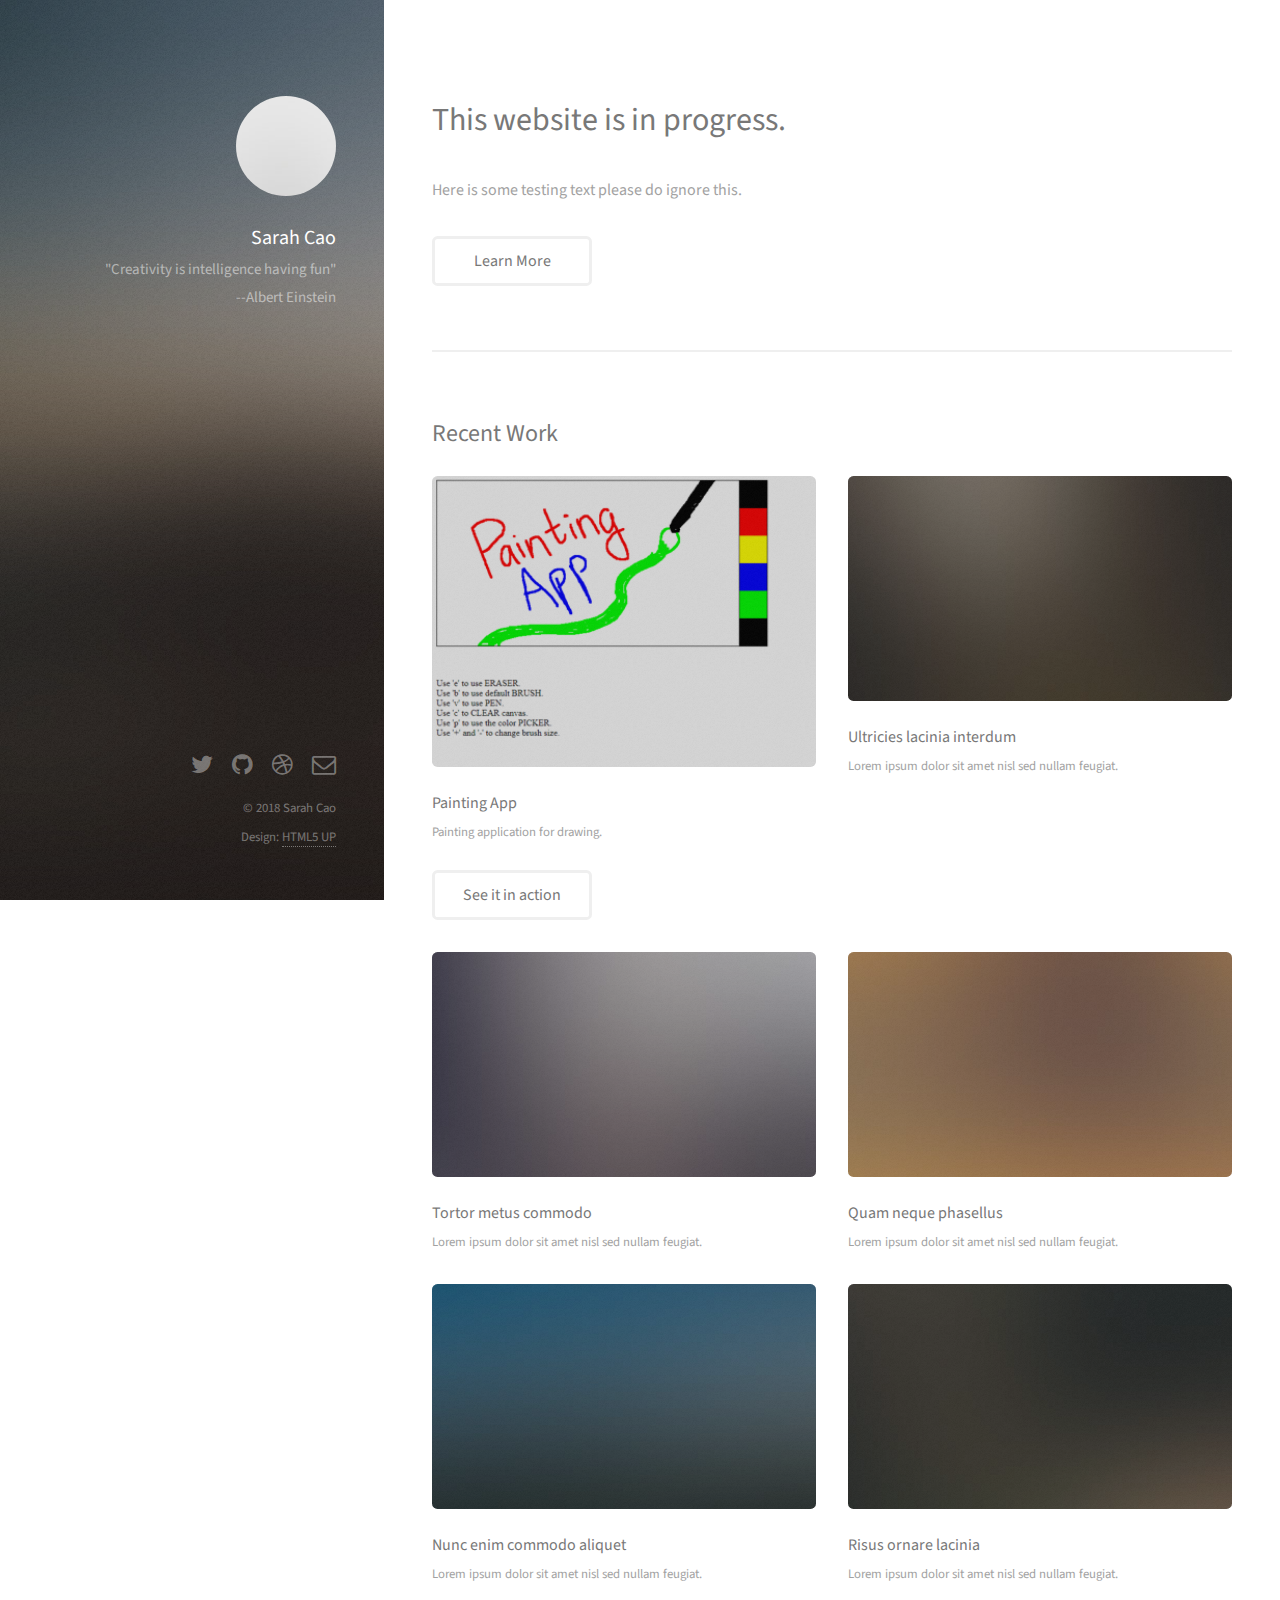
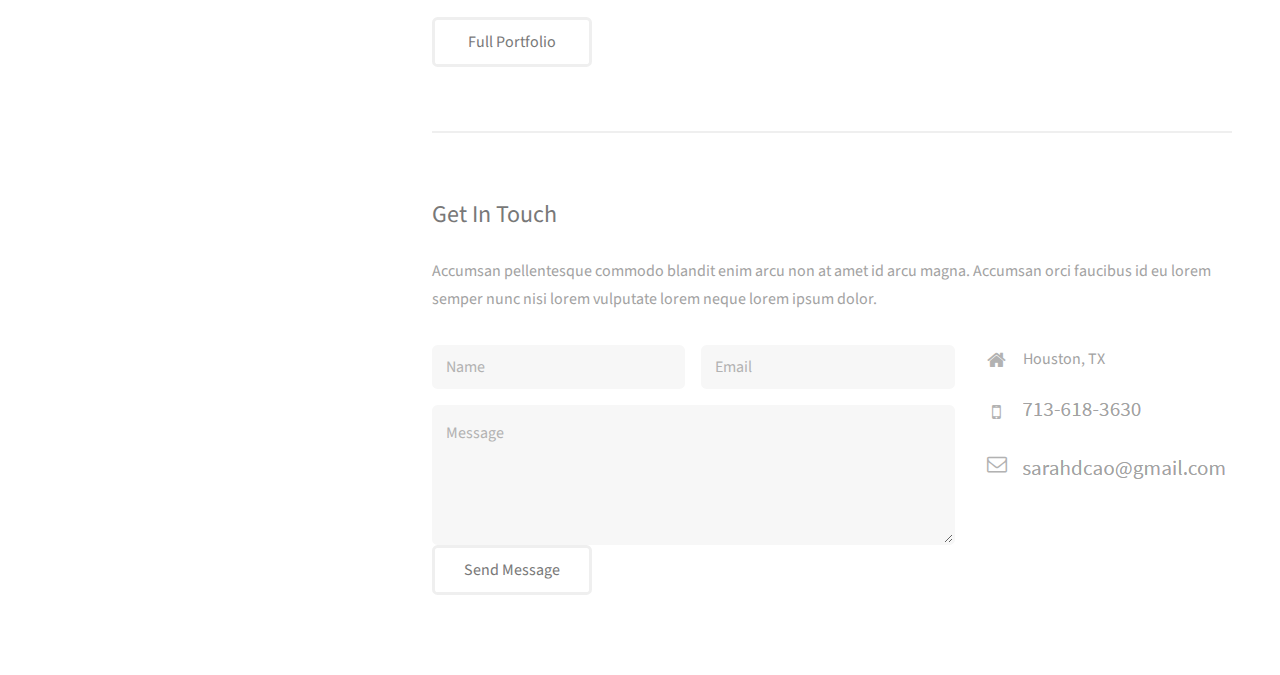
<file: index.html>
﻿<!DOCTYPE HTML>
<!--
	Strata by HTML5 UP
	html5up.net | @ajlkn
	Free for personal and commercial use under the CCA 3.0 license (html5up.net/license)
-->
<html>
	<head>
		<title>Strata by HTML5 UP</title>
		<meta charset="utf-8" />
		<meta name="viewport" content="width=device-width, initial-scale=1" />
		<!--[if lte IE 8]><script src="assets/js/ie/html5shiv.js"></script><![endif]-->
		<link rel="stylesheet" href="assets/css/main.css" />
		<!--[if lte IE 8]><link rel="stylesheet" href="assets/css/ie8.css" /><![endif]-->
	</head>
	<body id="top">

		<!-- Header -->
			<header id="header">
				<div class="inner">
					<a href="#" class="image avatar"><img src="images/avatar.jpg" alt="" /></a>
					<h1><strong>Sarah Cao</strong><br /></h1>
                    <div style="font-size:15px">
                        "Creativity is intelligence having fun"<br />
                        --Albert Einstein
                    </div>
					</a>
				</div>
			</header>

		<!-- Main -->
			<div id="main">

				<!-- One -->
					<section id="one">
						<header class="major">
							<h2>This website is in progress.</h2>
						</header>
						<p>Here is some testing text please do ignore this.</p>
						<ul class="actions">
							<li><a href="#" class="button">Learn More</a></li>
						</ul>
					</section>

				<!-- Two -->
					<section id="two">
						<h2>Recent Work</h2>
						<div class="row">
							<article class="6u 12u$(xsmall) work-item">
								<a href="images/fulls/pafull.png" class="image fit thumb"><img src="images/thumbs/papreview.png" alt="" /></a>
								<h3>Painting App</h3>
								<p>Painting application for drawing.</p><br/>
                                <a href="PaintingApp.html" class="button">See it in action</a>
							</article>
							<article class="6u$ 12u$(xsmall) work-item">
								<a href="images/fulls/02.jpg" class="image fit thumb"><img src="images/thumbs/02.jpg" alt="" /></a>
								<h3>Ultricies lacinia interdum</h3>
								<p>Lorem ipsum dolor sit amet nisl sed nullam feugiat.</p>
							</article>
							<article class="6u 12u$(xsmall) work-item">
								<a href="images/fulls/03.jpg" class="image fit thumb"><img src="images/thumbs/03.jpg" alt="" /></a>
								<h3>Tortor metus commodo</h3>
								<p>Lorem ipsum dolor sit amet nisl sed nullam feugiat.</p>
							</article>
							<article class="6u$ 12u$(xsmall) work-item">
								<a href="images/fulls/04.jpg" class="image fit thumb"><img src="images/thumbs/04.jpg" alt="" /></a>
								<h3>Quam neque phasellus</h3>
								<p>Lorem ipsum dolor sit amet nisl sed nullam feugiat.</p>
							</article>
							<article class="6u 12u$(xsmall) work-item">
								<a href="images/fulls/05.jpg" class="image fit thumb"><img src="images/thumbs/05.jpg" alt="" /></a>
								<h3>Nunc enim commodo aliquet</h3>
								<p>Lorem ipsum dolor sit amet nisl sed nullam feugiat.</p>
							</article>
							<article class="6u$ 12u$(xsmall) work-item">
								<a href="images/fulls/06.jpg" class="image fit thumb"><img src="images/thumbs/06.jpg" alt="" /></a>
								<h3>Risus ornare lacinia</h3>
								<p>Lorem ipsum dolor sit amet nisl sed nullam feugiat.</p>
							</article>
						</div>
						<ul class="actions">
							<li><a href="#" class="button">Full Portfolio</a></li>
						</ul>
					</section>

				<!-- Three -->
					<section id="three">
						<h2>Get In Touch</h2>
						<p>Accumsan pellentesque commodo blandit enim arcu non at amet id arcu magna. Accumsan orci faucibus id eu lorem semper nunc nisi lorem vulputate lorem neque lorem ipsum dolor.</p>
						<div class="row">
							<div class="8u 12u$(small)">
                                <form method="post" action="https://formspree.io/sarahdcao@gmail.com" target="_blank">
                                    <div class="row uniform 50%">
                                        <div class="6u 12u$(xsmall)"><input type="text" name="name" id="name" placeholder="Name" /></div>
                                        <div class="6u$ 12u$(xsmall)"><input type="email" name="email" id="email" placeholder="Email" /></div>
                                        <div class="12u$"><textarea name="message" id="message" placeholder="Message" rows="4"></textarea></div>

                                    </div>

                                    <ul class="actions">
                                        <li><input type="submit" value="Send Message" /></li>
                                    </ul>
                                </form>
							</div>
							<div class="4u$ 12u$(small)">
								<ul class="labeled-icons">
									<li>
										<h3 class="icon fa-home"><span class="label">Address</span></h3>
										Houston, TX<br />
									</li>
									<li>
										<h3 class="icon fa-mobile"><span class="label">Phone</span></h3>
										<img src="images/cell.png" />
									</li>
									<li>
										<h3 class="icon fa-envelope-o"><span class="label">Email</span></h3>
                                        <img src="images/mail.png" />
									</li>
								</ul>
							</div>
						</div>
					</section>

				<!-- Four -->
				<!--
					<section id="four">
						<h2>Elements</h2>

						<section>
							<h4>Text</h4>
							<p>This is <b>bold</b> and this is <strong>strong</strong>. This is <i>italic</i> and this is <em>emphasized</em>.
							This is <sup>superscript</sup> text and this is <sub>subscript</sub> text.
							This is <u>underlined</u> and this is code: <code>for (;;) { ... }</code>. Finally, <a href="#">this is a link</a>.</p>
							<hr />
							<header>
								<h4>Heading with a Subtitle</h4>
								<p>Lorem ipsum dolor sit amet nullam id egestas urna aliquam</p>
							</header>
							<p>Nunc lacinia ante nunc ac lobortis. Interdum adipiscing gravida odio porttitor sem non mi integer non faucibus ornare mi ut ante amet placerat aliquet. Volutpat eu sed ante lacinia sapien lorem accumsan varius montes viverra nibh in adipiscing blandit tempus accumsan.</p>
							<header>
								<h5>Heading with a Subtitle</h5>
								<p>Lorem ipsum dolor sit amet nullam id egestas urna aliquam</p>
							</header>
							<p>Nunc lacinia ante nunc ac lobortis. Interdum adipiscing gravida odio porttitor sem non mi integer non faucibus ornare mi ut ante amet placerat aliquet. Volutpat eu sed ante lacinia sapien lorem accumsan varius montes viverra nibh in adipiscing blandit tempus accumsan.</p>
							<hr />
							<h2>Heading Level 2</h2>
							<h3>Heading Level 3</h3>
							<h4>Heading Level 4</h4>
							<h5>Heading Level 5</h5>
							<h6>Heading Level 6</h6>
							<hr />
							<h5>Blockquote</h5>
							<blockquote>Fringilla nisl. Donec accumsan interdum nisi, quis tincidunt felis sagittis eget tempus euismod. Vestibulum ante ipsum primis in faucibus vestibulum. Blandit adipiscing eu felis iaculis volutpat ac adipiscing accumsan faucibus. Vestibulum ante ipsum primis in faucibus lorem ipsum dolor sit amet nullam adipiscing eu felis.</blockquote>
							<h5>Preformatted</h5>
							<pre><code>i = 0;

while (!deck.isInOrder()) {
print 'Iteration ' + i;
deck.shuffle();
i++;
}

print 'It took ' + i + ' iterations to sort the deck.';</code></pre>
						</section>

						<section>
							<h4>Lists</h4>
							<div class="row">
								<div class="6u 12u$(xsmall)">
									<h5>Unordered</h5>
									<ul>
										<li>Dolor pulvinar etiam magna etiam.</li>
										<li>Sagittis adipiscing lorem eleifend.</li>
										<li>Felis enim feugiat dolore viverra.</li>
									</ul>
									<h5>Alternate</h5>
									<ul class="alt">
										<li>Dolor pulvinar etiam magna etiam.</li>
										<li>Sagittis adipiscing lorem eleifend.</li>
										<li>Felis enim feugiat dolore viverra.</li>
									</ul>
								</div>
								<div class="6u$ 12u$(xsmall)">
									<h5>Ordered</h5>
									<ol>
										<li>Dolor pulvinar etiam magna etiam.</li>
										<li>Etiam vel felis at lorem sed viverra.</li>
										<li>Felis enim feugiat dolore viverra.</li>
										<li>Dolor pulvinar etiam magna etiam.</li>
										<li>Etiam vel felis at lorem sed viverra.</li>
										<li>Felis enim feugiat dolore viverra.</li>
									</ol>
									<h5>Icons</h5>
									<ul class="icons">
										<li><a href="#" class="icon fa-twitter"><span class="label">Twitter</span></a></li>
										<li><a href="#" class="icon fa-facebook"><span class="label">Facebook</span></a></li>
										<li><a href="#" class="icon fa-instagram"><span class="label">Instagram</span></a></li>
										<li><a href="#" class="icon fa-github"><span class="label">Github</span></a></li>
										<li><a href="#" class="icon fa-dribbble"><span class="label">Dribbble</span></a></li>
										<li><a href="#" class="icon fa-tumblr"><span class="label">Tumblr</span></a></li>
									</ul>
								</div>
							</div>
							<h5>Actions</h5>
							<ul class="actions">
								<li><a href="#" class="button special">Default</a></li>
								<li><a href="#" class="button">Default</a></li>
							</ul>
							<ul class="actions small">
								<li><a href="#" class="button special small">Small</a></li>
								<li><a href="#" class="button small">Small</a></li>
							</ul>
							<div class="row">
								<div class="6u 12u$(small)">
									<ul class="actions vertical">
										<li><a href="#" class="button special">Default</a></li>
										<li><a href="#" class="button">Default</a></li>
									</ul>
								</div>
								<div class="6u$ 12u$(small)">
									<ul class="actions vertical small">
										<li><a href="#" class="button special small">Small</a></li>
										<li><a href="#" class="button small">Small</a></li>
									</ul>
								</div>
								<div class="6u 12u$(small)">
									<ul class="actions vertical">
										<li><a href="#" class="button special fit">Default</a></li>
										<li><a href="#" class="button fit">Default</a></li>
									</ul>
								</div>
								<div class="6u$ 12u$(small)">
									<ul class="actions vertical small">
										<li><a href="#" class="button special small fit">Small</a></li>
										<li><a href="#" class="button small fit">Small</a></li>
									</ul>
								</div>
							</div>
						</section>

						<section>
							<h4>Table</h4>
							<h5>Default</h5>
							<div class="table-wrapper">
								<table>
									<thead>
										<tr>
											<th>Name</th>
											<th>Description</th>
											<th>Price</th>
										</tr>
									</thead>
									<tbody>
										<tr>
											<td>Item One</td>
											<td>Ante turpis integer aliquet porttitor.</td>
											<td>29.99</td>
										</tr>
										<tr>
											<td>Item Two</td>
											<td>Vis ac commodo adipiscing arcu aliquet.</td>
											<td>19.99</td>
										</tr>
										<tr>
											<td>Item Three</td>
											<td> Morbi faucibus arcu accumsan lorem.</td>
											<td>29.99</td>
										</tr>
										<tr>
											<td>Item Four</td>
											<td>Vitae integer tempus condimentum.</td>
											<td>19.99</td>
										</tr>
										<tr>
											<td>Item Five</td>
											<td>Ante turpis integer aliquet porttitor.</td>
											<td>29.99</td>
										</tr>
									</tbody>
									<tfoot>
										<tr>
											<td colspan="2"></td>
											<td>100.00</td>
										</tr>
									</tfoot>
								</table>
							</div>

							<h5>Alternate</h5>
							<div class="table-wrapper">
								<table class="alt">
									<thead>
										<tr>
											<th>Name</th>
											<th>Description</th>
											<th>Price</th>
										</tr>
									</thead>
									<tbody>
										<tr>
											<td>Item One</td>
											<td>Ante turpis integer aliquet porttitor.</td>
											<td>29.99</td>
										</tr>
										<tr>
											<td>Item Two</td>
											<td>Vis ac commodo adipiscing arcu aliquet.</td>
											<td>19.99</td>
										</tr>
										<tr>
											<td>Item Three</td>
											<td> Morbi faucibus arcu accumsan lorem.</td>
											<td>29.99</td>
										</tr>
										<tr>
											<td>Item Four</td>
											<td>Vitae integer tempus condimentum.</td>
											<td>19.99</td>
										</tr>
										<tr>
											<td>Item Five</td>
											<td>Ante turpis integer aliquet porttitor.</td>
											<td>29.99</td>
										</tr>
									</tbody>
									<tfoot>
										<tr>
											<td colspan="2"></td>
											<td>100.00</td>
										</tr>
									</tfoot>
								</table>
							</div>
						</section>

						<section>
							<h4>Buttons</h4>
							<ul class="actions">
								<li><a href="#" class="button special">Special</a></li>
								<li><a href="#" class="button">Default</a></li>
							</ul>
							<ul class="actions">
								<li><a href="#" class="button big">Big</a></li>
								<li><a href="#" class="button">Default</a></li>
								<li><a href="#" class="button small">Small</a></li>
							</ul>
							<ul class="actions fit">
								<li><a href="#" class="button special fit">Fit</a></li>
								<li><a href="#" class="button fit">Fit</a></li>
							</ul>
							<ul class="actions fit small">
								<li><a href="#" class="button special fit small">Fit + Small</a></li>
								<li><a href="#" class="button fit small">Fit + Small</a></li>
							</ul>
							<ul class="actions">
								<li><a href="#" class="button special icon fa-download">Icon</a></li>
								<li><a href="#" class="button icon fa-download">Icon</a></li>
							</ul>
							<ul class="actions">
								<li><span class="button special disabled">Special</span></li>
								<li><span class="button disabled">Default</span></li>
							</ul>
						</section>

						<section>
							<h4>Form</h4>
							<form method="post" action="#">
								<div class="row uniform 50%">
									<div class="6u 12u$(xsmall)">
										<input type="text" name="demo-name" id="demo-name" value="" placeholder="Name" />
									</div>
									<div class="6u$ 12u$(xsmall)">
										<input type="email" name="demo-email" id="demo-email" value="" placeholder="Email" />
									</div>
									<div class="12u$">
										<div class="select-wrapper">
											<select name="demo-category" id="demo-category">
												<option value="">- Category -</option>
												<option value="1">Manufacturing</option>
												<option value="1">Shipping</option>
												<option value="1">Administration</option>
												<option value="1">Human Resources</option>
											</select>
										</div>
									</div>
									<div class="4u 12u$(small)">
										<input type="radio" id="demo-priority-low" name="demo-priority" checked>
										<label for="demo-priority-low">Low Priority</label>
									</div>
									<div class="4u 12u$(small)">
										<input type="radio" id="demo-priority-normal" name="demo-priority">
										<label for="demo-priority-normal">Normal Priority</label>
									</div>
									<div class="4u$ 12u(small)">
										<input type="radio" id="demo-priority-high" name="demo-priority">
										<label for="demo-priority-high">High Priority</label>
									</div>
									<div class="6u 12u$(small)">
										<input type="checkbox" id="demo-copy" name="demo-copy">
										<label for="demo-copy">Email me a copy of this message</label>
									</div>
									<div class="6u$ 12u$(small)">
										<input type="checkbox" id="demo-human" name="demo-human" checked>
										<label for="demo-human">I am a human and not a robot</label>
									</div>
									<div class="12u$">
										<textarea name="demo-message" id="demo-message" placeholder="Enter your message" rows="6"></textarea>
									</div>
									<div class="12u$">
										<ul class="actions">
											<li><input type="submit" value="Send Message" class="special" /></li>
											<li><input type="reset" value="Reset" /></li>
										</ul>
									</div>
								</div>
							</form>
						</section>

						<section>
							<h4>Image</h4>
							<h5>Fit</h5>
							<div class="box alt">
								<div class="row 50% uniform">
									<div class="12u$"><span class="image fit"><img src="images/fulls/05.jpg" alt="" /></span></div>
									<div class="4u"><span class="image fit"><img src="images/thumbs/01.jpg" alt="" /></span></div>
									<div class="4u"><span class="image fit"><img src="images/thumbs/02.jpg" alt="" /></span></div>
									<div class="4u$"><span class="image fit"><img src="images/thumbs/03.jpg" alt="" /></span></div>
									<div class="4u"><span class="image fit"><img src="images/thumbs/04.jpg" alt="" /></span></div>
									<div class="4u"><span class="image fit"><img src="images/thumbs/05.jpg" alt="" /></span></div>
									<div class="4u$"><span class="image fit"><img src="images/thumbs/06.jpg" alt="" /></span></div>
									<div class="4u"><span class="image fit"><img src="images/thumbs/03.jpg" alt="" /></span></div>
									<div class="4u"><span class="image fit"><img src="images/thumbs/02.jpg" alt="" /></span></div>
									<div class="4u$"><span class="image fit"><img src="images/thumbs/01.jpg" alt="" /></span></div>
								</div>
							</div>
							<h5>Left &amp; Right</h5>
							<p><span class="image left"><img src="images/avatar.jpg" alt="" /></span>Fringilla nisl. Donec accumsan interdum nisi, quis tincidunt felis sagittis eget. tempus euismod. Vestibulum ante ipsum primis in faucibus vestibulum. Blandit adipiscing eu felis iaculis volutpat ac adipiscing accumsan eu faucibus. Integer ac pellentesque praesent tincidunt felis sagittis eget. tempus euismod. Vestibulum ante ipsum primis in faucibus vestibulum. Blandit adipiscing eu felis iaculis volutpat ac adipiscing accumsan eu faucibus. Integer ac pellentesque praesent. Donec accumsan interdum nisi, quis tincidunt felis sagittis eget. tempus euismod. Vestibulum ante ipsum primis in faucibus vestibulum. Blandit adipiscing eu felis iaculis volutpat ac adipiscing accumsan eu faucibus. Integer ac pellentesque praesent tincidunt felis sagittis eget. tempus euismod. Vestibulum ante ipsum primis in faucibus vestibulum. Blandit adipiscing eu felis iaculis volutpat ac adipiscing accumsan eu faucibus. Integer ac pellentesque praesent.</p>
							<p><span class="image right"><img src="images/avatar.jpg" alt="" /></span>Fringilla nisl. Donec accumsan interdum nisi, quis tincidunt felis sagittis eget. tempus euismod. Vestibulum ante ipsum primis in faucibus vestibulum. Blandit adipiscing eu felis iaculis volutpat ac adipiscing accumsan eu faucibus. Integer ac pellentesque praesent tincidunt felis sagittis eget. tempus euismod. Vestibulum ante ipsum primis in faucibus vestibulum. Blandit adipiscing eu felis iaculis volutpat ac adipiscing accumsan eu faucibus. Integer ac pellentesque praesent. Donec accumsan interdum nisi, quis tincidunt felis sagittis eget. tempus euismod. Vestibulum ante ipsum primis in faucibus vestibulum. Blandit adipiscing eu felis iaculis volutpat ac adipiscing accumsan eu faucibus. Integer ac pellentesque praesent tincidunt felis sagittis eget. tempus euismod. Vestibulum ante ipsum primis in faucibus vestibulum. Blandit adipiscing eu felis iaculis volutpat ac adipiscing accumsan eu faucibus. Integer ac pellentesque praesent.</p>
						</section>

					</section>
				-->

			</div>

		<!-- Footer -->
			<footer id="footer">
				<div class="inner">
					<ul class="icons">
						<li><a href="#" class="icon fa-twitter"><span class="label">Twitter</span></a></li>
						<li><a href="https://github.com/sarahdcao" class="icon fa-github"><span class="label">Github</span></a></li>
						<li><a href="#" class="icon fa-dribbble"><span class="label">Dribbble</span></a></li>
						<li><a href="#" class="icon fa-envelope-o"><span class="label">Email</span></a></li>
					</ul>
					<ul class="copyright">
						<li>&copy; 2018 Sarah Cao</li><li>Design: <a href="http://html5up.net">HTML5 UP</a></li>
					</ul>
				</div>
			</footer>

		<!-- Scripts -->
			<script src="assets/js/jquery.min.js"></script>
			<script src="assets/js/jquery.poptrox.min.js"></script>
			<script src="assets/js/skel.min.js"></script>
			<script src="assets/js/util.js"></script>
			<!--[if lte IE 8]><script src="assets/js/ie/respond.min.js"></script><![endif]-->
			<script src="assets/js/main.js"></script>

	</body>
</html>
</file>
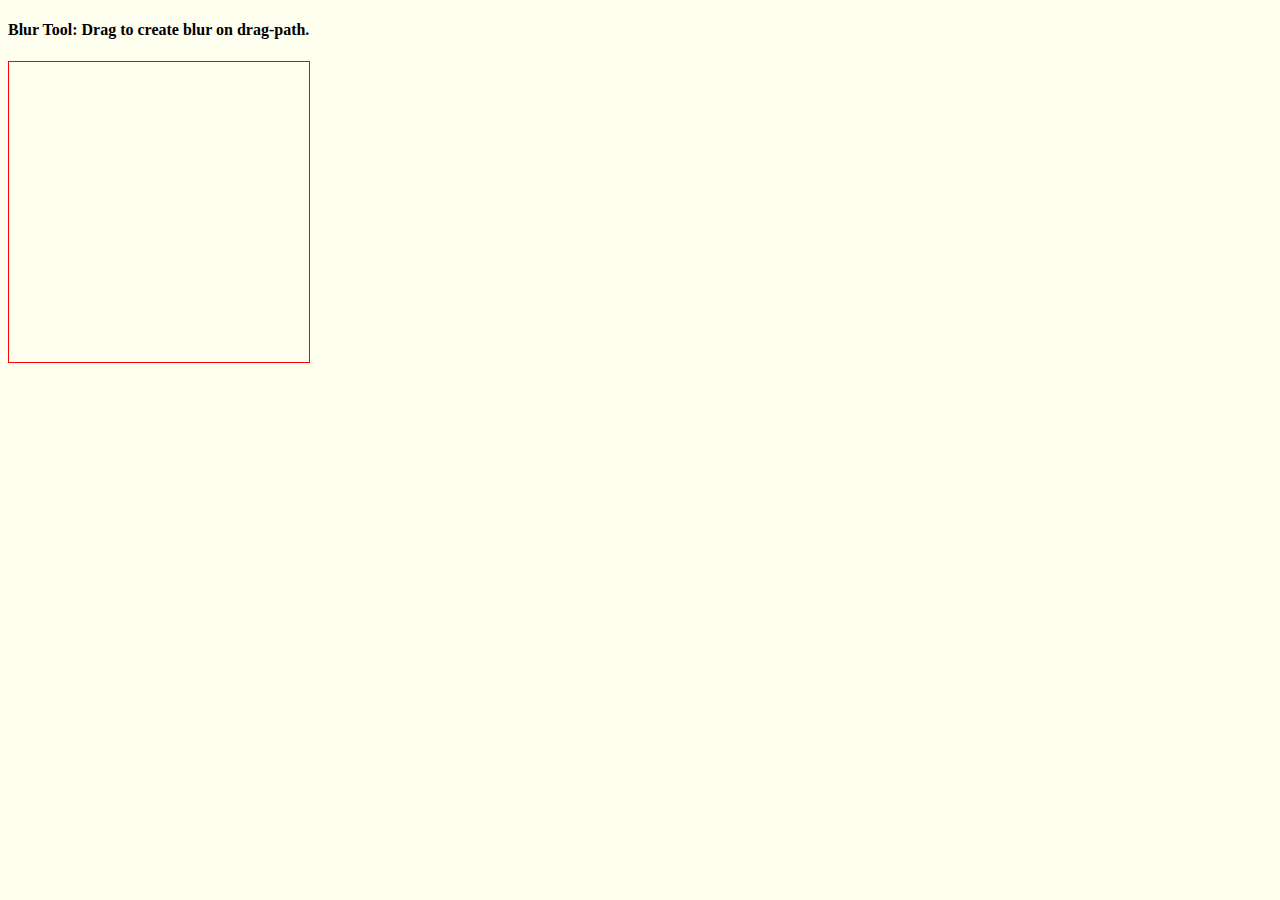
<file: BlurringDemo.html>
﻿<!DOCTYPE html>
<html>
<head>
    <style>
        body {
            background-color: ivory;
        }
        canvas {
            border:1px solid red;
        }
        #tempCanvas {
            position:absolute;
            top:-1000px;
        }
    </style>
    <title></title>
	<meta charset="utf-8" />
</head>
<body>
    <h4>Blur Tool:  Drag to create blur on drag-path.</h4>
    <canvas id="canvas" width=300 height=300></canvas>
    <canvas id="tempCanvas" width=300 height=300></canvas>
    <script src="assets/js/BlurringDemo.js"></script>
</body>
</html>
</file>
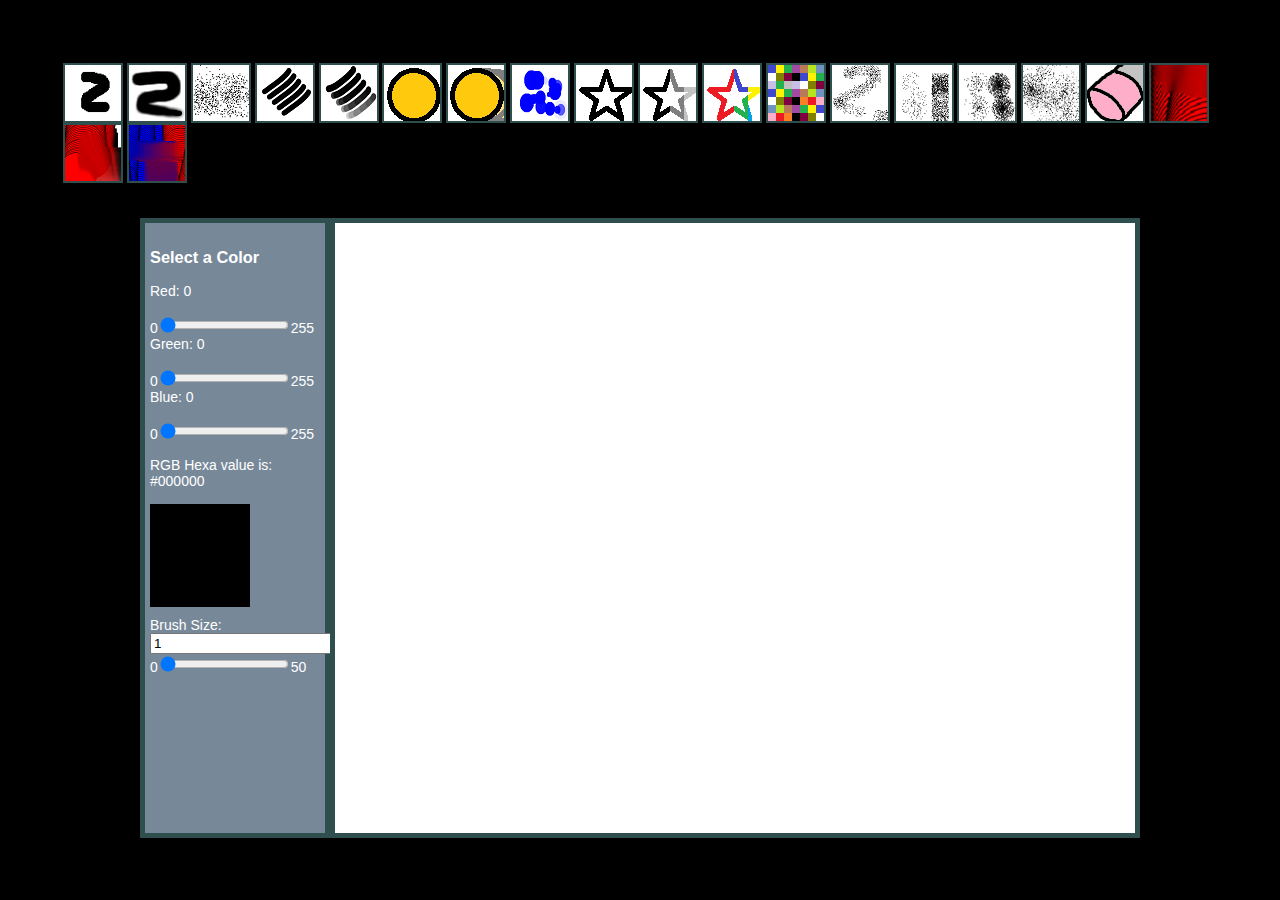
<file: paintApp.html>
<!DOCTYPE html>
<!--
To change this license header, choose License Headers in Project Properties.
To change this template file, choose Tools | Templates
and open the template in the editor.
-->
<html>
    <head>
        <title>Web Painting</title>
        <link rel="stylesheet" href="stylesheets/style.css"/>
    </head>

    <body>
        <div id="brushtype_buttons">
            <!--This is the brush selector-->
            <button class="brush_button" id="b2" onclick="changeBrush(2);"></button>
            <button class="brush_button" id="b3" onclick="changeBrush(3);"></button>
            <button class="brush_button" id="b4" onclick="changeBrush(4);"></button>
            <button class="brush_button" id="b14" onclick="changeBrush(16);"></button>
            <button class="brush_button" id="b15" onclick="changeBrush(17);"></button>
            <button class="brush_button" id="b16" onclick="changeBrush(18);"></button>
            <button class="brush_button" id="b17" onclick="changeBrush(19);"></button>
            <button class="brush_button" id="b18" onclick="changeBrush(20);"></button>
            <button class="brush_button" id="b19" onclick="changeBrush(21);"></button>
            <button class="brush_button" id="b20" onclick="changeBrush(22);"></button>
            <button class="brush_button" id="b21" onclick="changeBrush(23);"></button>
            <button class="brush_button" id="b22" onclick="changeBrush(24);"></button>
            <button class="brush_button" id="b23" onclick="changeBrush(25);"></button>
            <button class="brush_button" id="b24" onclick="changeBrush(26);"></button>
            <button class="brush_button" id="b25" onclick="changeBrush(27);"></button>
            <button class="brush_button" id="b26" onclick="changeBrush(28);"></button>
            <button class="brush_button" id="b27" onclick="changeBrush(29);"></button>
            <button class="brush_button" id="b28" onclick="changeBrush(30);"></button>
            <button class="brush_button" id="b29" onclick="changeBrush(31);"></button>
            <button class="brush_button" id="b30" onclick="changeBrush(32);"></button>
        </div>
        <div class="horizontally_align_items">
            <div id="color_and_size_options">
                <!--this will hold the value associated with different brush types (this setup is probably temporary)-->
                <input type="number" id="brushSelected" value="1" hidden/>
                
                    <canvas id="filterBox" width="50" height="50" hidden></canvas>
                
                
                    <canvas id="imageBox" width="50" height="50" hidden></canvas>
                
                <!--these sliders will represent the color selectors-->

                <div style="margin-top: 20px">
                    <h3>Select a Color</h3>
                    <label>Red: </label> <output style="margin-right: 20px" id="redOutput">0</output> <br/><br/>0<input id="redSlider" type="range" min="0" max="255" step="1" value="0" onclick="redOutput.value=this.value; changeColor()" onmousemove="redOutput.value=this.value; changeColor()"/>255
                </div>
                <div>
                    <label>Green: </label> <output style="margin-right: 20px" id="greenOutput">0</output> <br/><br/>0<input id="greenSlider" type="range" min="0" max="255" step="1" value="0" onclick="greenOutput.value=this.value; changeColor()" onmousemove="greenOutput.value=this.value; changeColor()"/>255
                </div>
                <div>
                    <label>Blue: </label> <output style="margin-right: 20px" id="blueOutput">0</output> <br/><br/>0<input id="blueSlider" type="range" min="0" max="255" step="1" value="0" onclick="blueOutput.value=this.value; changeColor()" onmousemove="blueOutput.value=this.value; changeColor()"/>255
                </div>
                <div style="margin-top: 15px; margin-bottom: 15px">
                    <label>RGB Hexa value is: </label><label id="RGBLabel">#000000</label>
                </div>
                <!--show the color currently represented by the number sliders above-->
                <div id="ColorBox" style="background-color: #000000; width: fit-content">
                    <canvas width="100" height="100"></canvas>
                </div>
                <!--this is the box for selecting a brush size. Make the min = 1 and the max = 25-->
                <div style="margin-top: 10px">
                    <!--use the textbox for getting the brush size.-->
                    <label> Brush Size: </label>
                    <input type="number" name="brushSize" id="brushSizeNumberForm" value="1" onblur="updateBrushSize_textBox()"/> 
                    0<input id="brushSize_slider" type="range" min="1" max="50" step="1" value="1" onclick="updateBrushSize_slider()" onmousemove="updateBrushSize_slider()"/>50
                </div>
            </div>
            
            <!--==================================================================-->
            <!--==================================================================-->
            <!--==================================================================-->
            
            <!--this is the canvas -->
            <!--the first brush i work on will a practice brush -->
            <!--basically im going to copy the brush as it is coded from the Exploring canvas drawing techniques webpage-->
            <div id="drawing_space">
                <canvas id="DrawingSpace" width="800" height="600" onmousemove="draw()"></canvas>
            </div>

            <!--==================================================================-->
            <!--==================================================================-->
            <!--==================================================================-->
            
            
        </div>
        
        
        <script src="javascript/Drawing.js"></script>
        <script src="javascript/UpdateBrushSize.js"></script>
        <script src="javascript/ChooseColor.js"></script>
    </body>
</html>
</file>
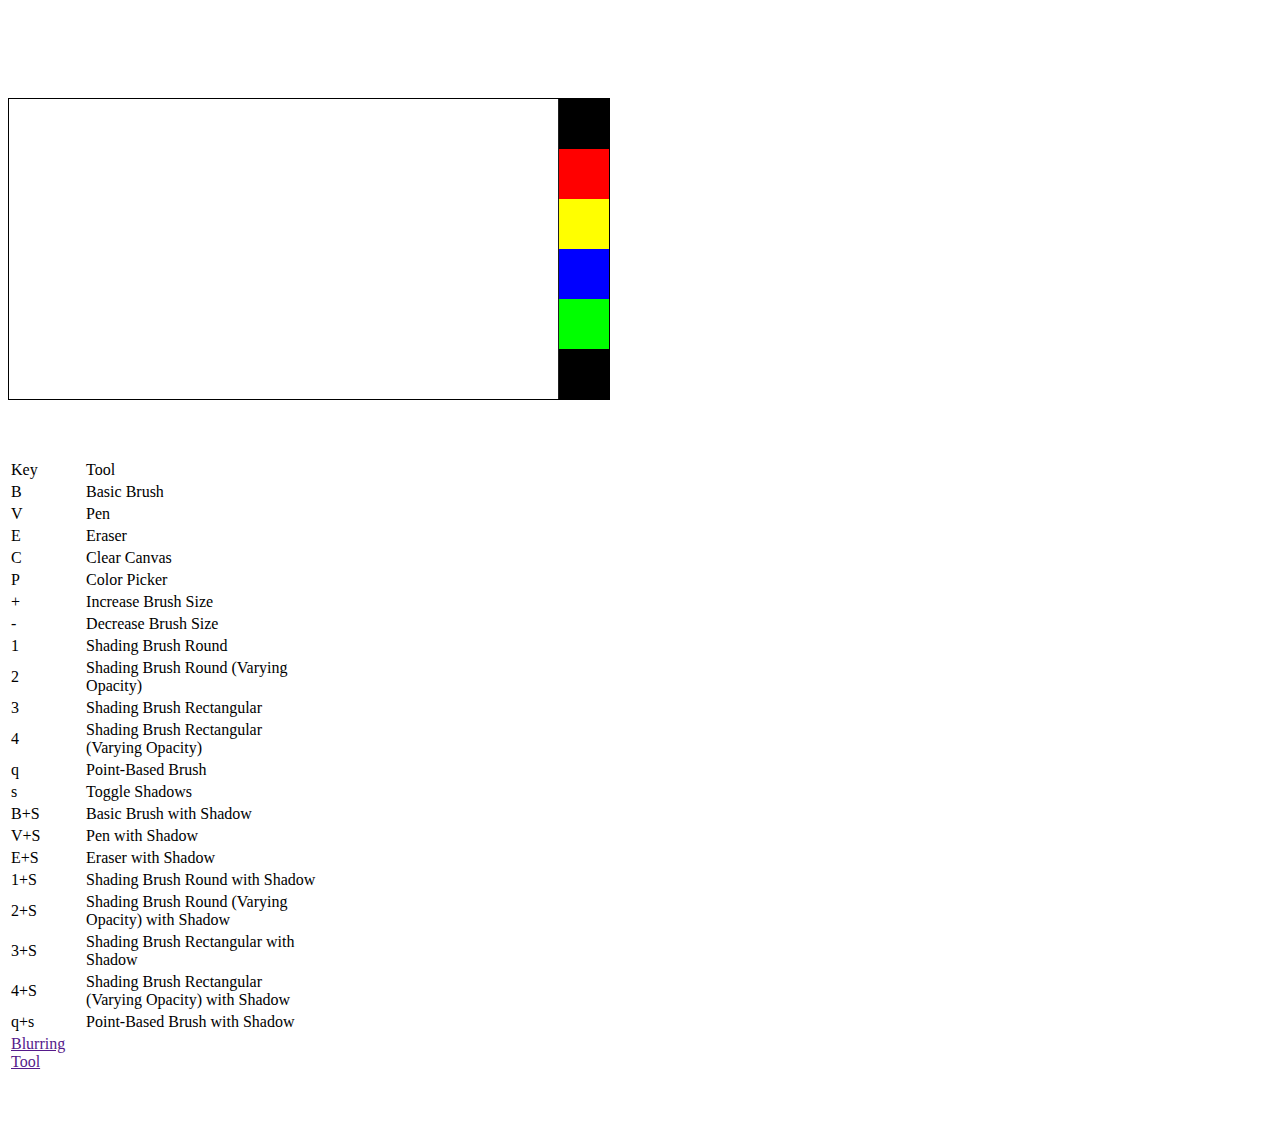
<file: PaintingApp.html>
﻿<!DOCTYPE html>
<html>
<head>
    <style type="text/css">
        canvas {
            border: #000000 1px solid;
        }
    </style>
    <title></title>
	<meta charset="utf-8" />
</head>
<body>
    <br />
    <br />
    <br />
    <br />
    <br />
    <canvas id="c" width="600" height="300"></canvas>
    <script src="assets/js/PaintingJS.js"></script>
    <br />
    <br />
    <br />
    <br />
    <table style="width:25%">
        <tr>
            <td>Key</td>
            <td>Tool</td>
        </tr>
        <tr>
            <td>B</td>
            <td>Basic Brush</td>
        </tr>
        <tr>
            <td>V</td>
            <td>Pen</td>
        </tr>
        <tr>
            <td>E</td>
            <td>Eraser</td>
        </tr>
        <tr>
            <td>C </td>
            <td>Clear Canvas </td>
        </tr>
        <tr>
            <td>P </td>
            <td>Color Picker </td>
        </tr>
        <tr>
            <td>+ </td>
            <td>Increase Brush Size </td>
        </tr>
        <tr>
            <td>- </td>
            <td>Decrease Brush Size </td>
        </tr>
        <tr>
            <td>1 </td>
            <td>Shading Brush Round </td>
        </tr>
        <tr>
            <td>2 </td>
            <td>Shading Brush Round (Varying Opacity) </td>
        </tr>
        <tr>
            <td>3 </td>
            <td>Shading Brush Rectangular </td>
        </tr>
        <tr>
            <td>4 </td>
            <td>Shading Brush Rectangular (Varying Opacity) </td>
        </tr>
        <tr>
            <td>q</td>
            <td>Point-Based Brush</td>
        </tr>
        <tr>
            <td>s</td>
            <td>Toggle Shadows</td>
        </tr>
        <tr>
            <td>B+S</td>
            <td>Basic Brush with Shadow</td>
        </tr>
        <tr>
            <td>V+S</td>
            <td>Pen with Shadow</td>
        </tr>
        <tr>
            <td>E+S</td>
            <td>Eraser with Shadow</td>
        </tr>
        <tr>
            <td>1+S </td>
            <td>Shading Brush Round with Shadow </td>
        </tr>
        <tr>
            <td>2+S </td>
            <td>Shading Brush Round (Varying Opacity) with Shadow </td>
        </tr>
        <tr>
            <td>3+S </td>
            <td>Shading Brush Rectangular with Shadow </td>
        </tr>
        <tr>
            <td>4+S </td>
            <td>Shading Brush Rectangular (Varying Opacity) with Shadow </td>
        </tr>
        <tr>
            <td>q+s</td>
            <td>Point-Based Brush with Shadow</td>
        </tr>
        <tr>
            <td><a href="">Blurring Tool</a></td>
            <td></td>
        </tr>
        <tr>
            <td></td>
            <td></td>
        </tr>
        <tr>
            <td></td>
            <td></td>
        </tr>
        <tr>
            <td></td>
            <td></td>
        </tr>
        <tr>
            <td></td>
            <td></td>
        </tr>
        <tr>
            <td></td>
            <td></td>
        </tr>
        <tr>
            <td></td>
            <td></td>
        </tr>
        <tr>
            <td></td>
            <td></td>
        </tr>
        <tr>
            <td></td>
            <td></td>
        </tr>
        <tr>
            <td></td>
            <td></td>
        </tr>
        <tr>
            <td></td>
            <td></td>
        </tr>
    </table>
</body>
</html>
</file>
<file: stylesheets/style.css>
html{
    background-color: #000000;
    color: #FFFFFF;
}

body{
    padding:50px;
    font:14px "Lucida Grande",Helvetica,Arial,sans-serif;
}

a{
    color:#00B7FF;
}

.horizontally_align_items{
    display: flex;
    width: fit-content;
    height: auto;
    background-color: #778899;
    margin-left: auto;
    margin-right: auto;
  }
  
#color_and_size_options{
    width: 170px;
    height: 600px;
    padding: 5px;
    border-color: #2F4F4F;
    border-width: 5px;
    border-style: solid;
    margin-left: auto;
}

#drawing_space{
    background-color: #FFF;
    color: #000;
    width: fit-content;
    border-color: #2F4F4F;
    border-width: 5px;
    border-style: solid;
    cursor: crosshair;
    margin-right: auto;
  }
  
#brushtype_buttons{
    width: fit-content;
    height: 150px;
    padding: 5px;
    margin-left: auto;
    margin-right: auto;
  }
  
.brush_button{
    border-color: #2F4F4F;
    border-width: 2px;
    border-style: solid;
    padding: 5px;
    height: 60px;
    width: 60px;
  }
  
  /*
                
                <button class="brush_button" id="b19" onclick="changeBrush(21);">Stars</button>
                <button class="brush_button" id="b20" onclick="changeBrush(22);">StarsWithRotation</button>
                <button class="brush_button" id="b21" onclick="changeBrush(23);">RandomizeEverything</button>
                <button class="brush_button" id="b22" onclick="changeBrush(24);">ColoredPixels</button>
                <button class="brush_button" id="b23" onclick="changeBrush(25);">Spray</button>
                <button class="brush_button" id="b24" onclick="changeBrush(26);">TimeBasedSpray</button>
                <button class="brush_button" id="b25" onclick="changeBrush(27);">TimeBasedSprayWithRoundDistribution</button>
                <button class="brush_button" id="b26" onclick="changeBrush(28);">RandomizingDots</button>
  */
  

  button#b1{
      background-image: url('img/simplePencil.PNG');
      background-repeat: no-repeat;
  }
  button#b2{
      background-image: url('img/smoothConnections.PNG');
      background-repeat: no-repeat;
  }
  button#b3{
      background-image: url('img/smoothConnectionsWithShadows.PNG');
      background-repeat: no-repeat;
  }
  button#b4{
      background-image: url('img/dryBrush.PNG');
      background-repeat: no-repeat;
  }
  button#b5{
      background-image: url('img/pointBasedApproach.PNG');
      background-repeat: no-repeat;
  }
  button#b6{
      background-image: url('img/pointBasedWithShadows.PNG');
      background-repeat: no-repeat;
  }
  button#b7{
      background-image: url('img/edgeSmoothingWithRadialGradient.PNG');
      background-repeat: no-repeat;
  }
  button#b8{
      background-image: url('img/bezierCurves.PNG');
      background-repeat: no-repeat;
  }
  button#b9{
      background-image: url('img/penVariableSegmentWidth.PNG');
      background-repeat: no-repeat;
  }
  button#b10{
      background-image: url('img/penMultipleStrokes.PNG');
      background-repeat: no-repeat;
  }
  button#b11{
      background-image: url('img/thickBrush.PNG');
      background-repeat: no-repeat;
  }
  button#b12{
      background-image: url('img/slicedStrokes.PNG');
      background-repeat: no-repeat;
  }
  button#b13{
      background-image: url('img/slicedStrokesWithOpacity.PNG');
      background-repeat: no-repeat;
  }
  button#b14{
      background-image: url('img/multipleLines.PNG');
      background-repeat: no-repeat;
  }
  button#b15{
      background-image: url('img/multipleLinesWithOpacity.PNG');
      background-repeat: no-repeat;
  }
  button#b16{
      background-image: url('img/stampLikeBasic.PNG');
      background-repeat: no-repeat;
  }
  button#b17{
      background-image: url('img/stampLikeTrailEffect.PNG');
      background-repeat: no-repeat;
  }
  button#b18{
      background-image: url('img/randomRadiusOpacity.PNG');
      background-repeat: no-repeat;
  }
  button#b19{
      background-image: url('img/stars.PNG');
      background-repeat: no-repeat;
  }
  button#b20{
      background-image: url('img/starsWithRotation.PNG');
      background-repeat: no-repeat;
  }
  button#b21{
      background-image: url('img/randomizeEverythingStars.PNG');
      background-repeat: no-repeat;
  }
  button#b22{
      background-image: url('img/coloredPixels.PNG');
      background-repeat: no-repeat;
  }
  button#b23{
      background-image: url('img/spray.PNG');
      background-repeat: no-repeat;
  }
  button#b24{
      background-image: url('img/timeBasedSpray.PNG');
      background-repeat: no-repeat;
  }
  button#b25{
      background-image: url('img/timeBasedSprayWithRoundDistribution.PNG');
      background-repeat: no-repeat;
  }
  button#b26{
      background-image: url('img/randomizingDots.PNG');
      background-repeat: no-repeat;
  }
  button#b27{
      background-image: url('img/Eraser.png');
      background-repeat: no-repeat;
  }
  button#b28{
      background-image: url('img/Blur.PNG');
      background-repeat: no-repeat;
  }
  button#b29{
      background-image: url('img/Smudge.PNG');
      background-repeat: no-repeat;
  }
  button#b30{
      background-image: url('img/Blend.PNG');
      background-repeat: no-repeat;
  }
</file>
<file: assets/css/main.css>
@import url("font-awesome.min.css");
@import url("https://fonts.googleapis.com/css?family=Source+Sans+Pro:400,400italic");

/*
	Strata by HTML5 UP
	html5up.net | @ajlkn
	Free for personal and commercial use under the CCA 3.0 license (html5up.net/license)
*/

/* Reset */

	html, body, div, span, applet, object, iframe, h1, h2, h3, h4, h5, h6, p, blockquote, pre, a, abbr, acronym, address, big, cite, code, del, dfn, em, img, ins, kbd, q, s, samp, small, strike, strong, sub, sup, tt, var, b, u, i, center, dl, dt, dd, ol, ul, li, fieldset, form, label, legend, table, caption, tbody, tfoot, thead, tr, th, td, article, aside, canvas, details, embed, figure, figcaption, footer, header, hgroup, menu, nav, output, ruby, section, summary, time, mark, audio, video {
		margin: 0;
		padding: 0;
		border: 0;
		font-size: 100%;
		font: inherit;
		vertical-align: baseline;
	}

	article, aside, details, figcaption, figure, footer, header, hgroup, menu, nav, section {
		display: block;
	}

	body {
		line-height: 1;
	}

	ol, ul {
		list-style: none;
	}

	blockquote, q {
		quotes: none;
	}

	blockquote:before, blockquote:after, q:before, q:after {
		content: '';
		content: none;
	}

	table {
		border-collapse: collapse;
		border-spacing: 0;
	}

	body {
		-webkit-text-size-adjust: none;
	}

/* Box Model */

	*, *:before, *:after {
		-moz-box-sizing: border-box;
		-webkit-box-sizing: border-box;
		box-sizing: border-box;
	}

/* Containers */

	.container {
		margin-left: auto;
		margin-right: auto;
	}

	.container.\31 25\25 {
		width: 100%;
		max-width: 1200px;
		min-width: 960px;
	}

	.container.\37 5\25 {
		width: 720px;
	}

	.container.\35 0\25 {
		width: 480px;
	}

	.container.\32 5\25 {
		width: 240px;
	}

	.container {
		width: 960px;
	}

	@media screen and (max-width: 1800px) {

		.container.\31 25\25 {
			width: 100%;
			max-width: 1200px;
			min-width: 960px;
		}

		.container.\37 5\25 {
			width: 720px;
		}

		.container.\35 0\25 {
			width: 480px;
		}

		.container.\32 5\25 {
			width: 240px;
		}

		.container {
			width: 960px;
		}

	}

	@media screen and (max-width: 1280px) {

		.container.\31 25\25 {
			width: 100%;
			max-width: 1200px;
			min-width: 960px;
		}

		.container.\37 5\25 {
			width: 720px;
		}

		.container.\35 0\25 {
			width: 480px;
		}

		.container.\32 5\25 {
			width: 240px;
		}

		.container {
			width: 960px;
		}

	}

	@media screen and (max-width: 980px) {

		.container.\31 25\25 {
			width: 100%;
			max-width: 1200px;
			min-width: 960px;
		}

		.container.\37 5\25 {
			width: 720px;
		}

		.container.\35 0\25 {
			width: 480px;
		}

		.container.\32 5\25 {
			width: 240px;
		}

		.container {
			width: 960px;
		}

	}

	@media screen and (max-width: 736px) {

		.container.\31 25\25 {
			width: 100%;
			max-width: 1200px;
			min-width: 960px;
		}

		.container.\37 5\25 {
			width: 720px;
		}

		.container.\35 0\25 {
			width: 480px;
		}

		.container.\32 5\25 {
			width: 240px;
		}

		.container {
			width: 960px;
		}

	}

	@media screen and (max-width: 480px) {

		.container.\31 25\25 {
			width: 100%;
			max-width: 1200px;
			min-width: 960px;
		}

		.container.\37 5\25 {
			width: 720px;
		}

		.container.\35 0\25 {
			width: 480px;
		}

		.container.\32 5\25 {
			width: 240px;
		}

		.container {
			width: 960px;
		}

	}

/* Grid */

	.row {
		border-bottom: solid 1px transparent;
		-moz-box-sizing: border-box;
		-webkit-box-sizing: border-box;
		box-sizing: border-box;
	}

	.row > * {
		float: left;
		-moz-box-sizing: border-box;
		-webkit-box-sizing: border-box;
		box-sizing: border-box;
	}

	.row:after, .row:before {
		content: '';
		display: block;
		clear: both;
		height: 0;
	}

	.row.uniform > * > :first-child {
		margin-top: 0;
	}

	.row.uniform > * > :last-child {
		margin-bottom: 0;
	}

	.row.\30 \25 > * {
		padding: 0 0 0 0em;
	}

	.row.\30 \25 {
		margin: 0 0 -1px 0em;
	}

	.row.uniform.\30 \25 > * {
		padding: 0em 0 0 0em;
	}

	.row.uniform.\30 \25 {
		margin: 0em 0 -1px 0em;
	}

	.row > * {
		padding: 0 0 0 2.5em;
	}

	.row {
		margin: 0 0 -1px -2.5em;
	}

	.row.uniform > * {
		padding: 2.5em 0 0 2.5em;
	}

	.row.uniform {
		margin: -2.5em 0 -1px -2.5em;
	}

	.row.\32 00\25 > * {
		padding: 0 0 0 5em;
	}

	.row.\32 00\25 {
		margin: 0 0 -1px -5em;
	}

	.row.uniform.\32 00\25 > * {
		padding: 5em 0 0 5em;
	}

	.row.uniform.\32 00\25 {
		margin: -5em 0 -1px -5em;
	}

	.row.\31 50\25 > * {
		padding: 0 0 0 3.75em;
	}

	.row.\31 50\25 {
		margin: 0 0 -1px -3.75em;
	}

	.row.uniform.\31 50\25 > * {
		padding: 3.75em 0 0 3.75em;
	}

	.row.uniform.\31 50\25 {
		margin: -3.75em 0 -1px -3.75em;
	}

	.row.\35 0\25 > * {
		padding: 0 0 0 1.25em;
	}

	.row.\35 0\25 {
		margin: 0 0 -1px -1.25em;
	}

	.row.uniform.\35 0\25 > * {
		padding: 1.25em 0 0 1.25em;
	}

	.row.uniform.\35 0\25 {
		margin: -1.25em 0 -1px -1.25em;
	}

	.row.\32 5\25 > * {
		padding: 0 0 0 0.625em;
	}

	.row.\32 5\25 {
		margin: 0 0 -1px -0.625em;
	}

	.row.uniform.\32 5\25 > * {
		padding: 0.625em 0 0 0.625em;
	}

	.row.uniform.\32 5\25 {
		margin: -0.625em 0 -1px -0.625em;
	}

	.\31 2u, .\31 2u\24 {
		width: 100%;
		clear: none;
		margin-left: 0;
	}

	.\31 1u, .\31 1u\24 {
		width: 91.6666666667%;
		clear: none;
		margin-left: 0;
	}

	.\31 0u, .\31 0u\24 {
		width: 83.3333333333%;
		clear: none;
		margin-left: 0;
	}

	.\39 u, .\39 u\24 {
		width: 75%;
		clear: none;
		margin-left: 0;
	}

	.\38 u, .\38 u\24 {
		width: 66.6666666667%;
		clear: none;
		margin-left: 0;
	}

	.\37 u, .\37 u\24 {
		width: 58.3333333333%;
		clear: none;
		margin-left: 0;
	}

	.\36 u, .\36 u\24 {
		width: 50%;
		clear: none;
		margin-left: 0;
	}

	.\35 u, .\35 u\24 {
		width: 41.6666666667%;
		clear: none;
		margin-left: 0;
	}

	.\34 u, .\34 u\24 {
		width: 33.3333333333%;
		clear: none;
		margin-left: 0;
	}

	.\33 u, .\33 u\24 {
		width: 25%;
		clear: none;
		margin-left: 0;
	}

	.\32 u, .\32 u\24 {
		width: 16.6666666667%;
		clear: none;
		margin-left: 0;
	}

	.\31 u, .\31 u\24 {
		width: 8.3333333333%;
		clear: none;
		margin-left: 0;
	}

	.\31 2u\24 + *,
	.\31 1u\24 + *,
	.\31 0u\24 + *,
	.\39 u\24 + *,
	.\38 u\24 + *,
	.\37 u\24 + *,
	.\36 u\24 + *,
	.\35 u\24 + *,
	.\34 u\24 + *,
	.\33 u\24 + *,
	.\32 u\24 + *,
	.\31 u\24 + * {
		clear: left;
	}

	.\-11u {
		margin-left: 91.66667%;
	}

	.\-10u {
		margin-left: 83.33333%;
	}

	.\-9u {
		margin-left: 75%;
	}

	.\-8u {
		margin-left: 66.66667%;
	}

	.\-7u {
		margin-left: 58.33333%;
	}

	.\-6u {
		margin-left: 50%;
	}

	.\-5u {
		margin-left: 41.66667%;
	}

	.\-4u {
		margin-left: 33.33333%;
	}

	.\-3u {
		margin-left: 25%;
	}

	.\-2u {
		margin-left: 16.66667%;
	}

	.\-1u {
		margin-left: 8.33333%;
	}

	@media screen and (max-width: 1800px) {

		.row > * {
			padding: 0 0 0 2.5em;
		}

		.row {
			margin: 0 0 -1px -2.5em;
		}

		.row.uniform > * {
			padding: 2.5em 0 0 2.5em;
		}

		.row.uniform {
			margin: -2.5em 0 -1px -2.5em;
		}

		.row.\32 00\25 > * {
			padding: 0 0 0 5em;
		}

		.row.\32 00\25 {
			margin: 0 0 -1px -5em;
		}

		.row.uniform.\32 00\25 > * {
			padding: 5em 0 0 5em;
		}

		.row.uniform.\32 00\25 {
			margin: -5em 0 -1px -5em;
		}

		.row.\31 50\25 > * {
			padding: 0 0 0 3.75em;
		}

		.row.\31 50\25 {
			margin: 0 0 -1px -3.75em;
		}

		.row.uniform.\31 50\25 > * {
			padding: 3.75em 0 0 3.75em;
		}

		.row.uniform.\31 50\25 {
			margin: -3.75em 0 -1px -3.75em;
		}

		.row.\35 0\25 > * {
			padding: 0 0 0 1.25em;
		}

		.row.\35 0\25 {
			margin: 0 0 -1px -1.25em;
		}

		.row.uniform.\35 0\25 > * {
			padding: 1.25em 0 0 1.25em;
		}

		.row.uniform.\35 0\25 {
			margin: -1.25em 0 -1px -1.25em;
		}

		.row.\32 5\25 > * {
			padding: 0 0 0 0.625em;
		}

		.row.\32 5\25 {
			margin: 0 0 -1px -0.625em;
		}

		.row.uniform.\32 5\25 > * {
			padding: 0.625em 0 0 0.625em;
		}

		.row.uniform.\32 5\25 {
			margin: -0.625em 0 -1px -0.625em;
		}

		.\31 2u\28xlarge\29, .\31 2u\24\28xlarge\29 {
			width: 100%;
			clear: none;
			margin-left: 0;
		}

		.\31 1u\28xlarge\29, .\31 1u\24\28xlarge\29 {
			width: 91.6666666667%;
			clear: none;
			margin-left: 0;
		}

		.\31 0u\28xlarge\29, .\31 0u\24\28xlarge\29 {
			width: 83.3333333333%;
			clear: none;
			margin-left: 0;
		}

		.\39 u\28xlarge\29, .\39 u\24\28xlarge\29 {
			width: 75%;
			clear: none;
			margin-left: 0;
		}

		.\38 u\28xlarge\29, .\38 u\24\28xlarge\29 {
			width: 66.6666666667%;
			clear: none;
			margin-left: 0;
		}

		.\37 u\28xlarge\29, .\37 u\24\28xlarge\29 {
			width: 58.3333333333%;
			clear: none;
			margin-left: 0;
		}

		.\36 u\28xlarge\29, .\36 u\24\28xlarge\29 {
			width: 50%;
			clear: none;
			margin-left: 0;
		}

		.\35 u\28xlarge\29, .\35 u\24\28xlarge\29 {
			width: 41.6666666667%;
			clear: none;
			margin-left: 0;
		}

		.\34 u\28xlarge\29, .\34 u\24\28xlarge\29 {
			width: 33.3333333333%;
			clear: none;
			margin-left: 0;
		}

		.\33 u\28xlarge\29, .\33 u\24\28xlarge\29 {
			width: 25%;
			clear: none;
			margin-left: 0;
		}

		.\32 u\28xlarge\29, .\32 u\24\28xlarge\29 {
			width: 16.6666666667%;
			clear: none;
			margin-left: 0;
		}

		.\31 u\28xlarge\29, .\31 u\24\28xlarge\29 {
			width: 8.3333333333%;
			clear: none;
			margin-left: 0;
		}

		.\31 2u\24\28xlarge\29 + *,
		.\31 1u\24\28xlarge\29 + *,
		.\31 0u\24\28xlarge\29 + *,
		.\39 u\24\28xlarge\29 + *,
		.\38 u\24\28xlarge\29 + *,
		.\37 u\24\28xlarge\29 + *,
		.\36 u\24\28xlarge\29 + *,
		.\35 u\24\28xlarge\29 + *,
		.\34 u\24\28xlarge\29 + *,
		.\33 u\24\28xlarge\29 + *,
		.\32 u\24\28xlarge\29 + *,
		.\31 u\24\28xlarge\29 + * {
			clear: left;
		}

		.\-11u\28xlarge\29 {
			margin-left: 91.66667%;
		}

		.\-10u\28xlarge\29 {
			margin-left: 83.33333%;
		}

		.\-9u\28xlarge\29 {
			margin-left: 75%;
		}

		.\-8u\28xlarge\29 {
			margin-left: 66.66667%;
		}

		.\-7u\28xlarge\29 {
			margin-left: 58.33333%;
		}

		.\-6u\28xlarge\29 {
			margin-left: 50%;
		}

		.\-5u\28xlarge\29 {
			margin-left: 41.66667%;
		}

		.\-4u\28xlarge\29 {
			margin-left: 33.33333%;
		}

		.\-3u\28xlarge\29 {
			margin-left: 25%;
		}

		.\-2u\28xlarge\29 {
			margin-left: 16.66667%;
		}

		.\-1u\28xlarge\29 {
			margin-left: 8.33333%;
		}

	}

	@media screen and (max-width: 1280px) {

		.row > * {
			padding: 0 0 0 2em;
		}

		.row {
			margin: 0 0 -1px -2em;
		}

		.row.uniform > * {
			padding: 2em 0 0 2em;
		}

		.row.uniform {
			margin: -2em 0 -1px -2em;
		}

		.row.\32 00\25 > * {
			padding: 0 0 0 4em;
		}

		.row.\32 00\25 {
			margin: 0 0 -1px -4em;
		}

		.row.uniform.\32 00\25 > * {
			padding: 4em 0 0 4em;
		}

		.row.uniform.\32 00\25 {
			margin: -4em 0 -1px -4em;
		}

		.row.\31 50\25 > * {
			padding: 0 0 0 3em;
		}

		.row.\31 50\25 {
			margin: 0 0 -1px -3em;
		}

		.row.uniform.\31 50\25 > * {
			padding: 3em 0 0 3em;
		}

		.row.uniform.\31 50\25 {
			margin: -3em 0 -1px -3em;
		}

		.row.\35 0\25 > * {
			padding: 0 0 0 1em;
		}

		.row.\35 0\25 {
			margin: 0 0 -1px -1em;
		}

		.row.uniform.\35 0\25 > * {
			padding: 1em 0 0 1em;
		}

		.row.uniform.\35 0\25 {
			margin: -1em 0 -1px -1em;
		}

		.row.\32 5\25 > * {
			padding: 0 0 0 0.5em;
		}

		.row.\32 5\25 {
			margin: 0 0 -1px -0.5em;
		}

		.row.uniform.\32 5\25 > * {
			padding: 0.5em 0 0 0.5em;
		}

		.row.uniform.\32 5\25 {
			margin: -0.5em 0 -1px -0.5em;
		}

		.\31 2u\28large\29, .\31 2u\24\28large\29 {
			width: 100%;
			clear: none;
			margin-left: 0;
		}

		.\31 1u\28large\29, .\31 1u\24\28large\29 {
			width: 91.6666666667%;
			clear: none;
			margin-left: 0;
		}

		.\31 0u\28large\29, .\31 0u\24\28large\29 {
			width: 83.3333333333%;
			clear: none;
			margin-left: 0;
		}

		.\39 u\28large\29, .\39 u\24\28large\29 {
			width: 75%;
			clear: none;
			margin-left: 0;
		}

		.\38 u\28large\29, .\38 u\24\28large\29 {
			width: 66.6666666667%;
			clear: none;
			margin-left: 0;
		}

		.\37 u\28large\29, .\37 u\24\28large\29 {
			width: 58.3333333333%;
			clear: none;
			margin-left: 0;
		}

		.\36 u\28large\29, .\36 u\24\28large\29 {
			width: 50%;
			clear: none;
			margin-left: 0;
		}

		.\35 u\28large\29, .\35 u\24\28large\29 {
			width: 41.6666666667%;
			clear: none;
			margin-left: 0;
		}

		.\34 u\28large\29, .\34 u\24\28large\29 {
			width: 33.3333333333%;
			clear: none;
			margin-left: 0;
		}

		.\33 u\28large\29, .\33 u\24\28large\29 {
			width: 25%;
			clear: none;
			margin-left: 0;
		}

		.\32 u\28large\29, .\32 u\24\28large\29 {
			width: 16.6666666667%;
			clear: none;
			margin-left: 0;
		}

		.\31 u\28large\29, .\31 u\24\28large\29 {
			width: 8.3333333333%;
			clear: none;
			margin-left: 0;
		}

		.\31 2u\24\28large\29 + *,
		.\31 1u\24\28large\29 + *,
		.\31 0u\24\28large\29 + *,
		.\39 u\24\28large\29 + *,
		.\38 u\24\28large\29 + *,
		.\37 u\24\28large\29 + *,
		.\36 u\24\28large\29 + *,
		.\35 u\24\28large\29 + *,
		.\34 u\24\28large\29 + *,
		.\33 u\24\28large\29 + *,
		.\32 u\24\28large\29 + *,
		.\31 u\24\28large\29 + * {
			clear: left;
		}

		.\-11u\28large\29 {
			margin-left: 91.66667%;
		}

		.\-10u\28large\29 {
			margin-left: 83.33333%;
		}

		.\-9u\28large\29 {
			margin-left: 75%;
		}

		.\-8u\28large\29 {
			margin-left: 66.66667%;
		}

		.\-7u\28large\29 {
			margin-left: 58.33333%;
		}

		.\-6u\28large\29 {
			margin-left: 50%;
		}

		.\-5u\28large\29 {
			margin-left: 41.66667%;
		}

		.\-4u\28large\29 {
			margin-left: 33.33333%;
		}

		.\-3u\28large\29 {
			margin-left: 25%;
		}

		.\-2u\28large\29 {
			margin-left: 16.66667%;
		}

		.\-1u\28large\29 {
			margin-left: 8.33333%;
		}

	}

	@media screen and (max-width: 980px) {

		.row > * {
			padding: 0 0 0 2em;
		}

		.row {
			margin: 0 0 -1px -2em;
		}

		.row.uniform > * {
			padding: 2em 0 0 2em;
		}

		.row.uniform {
			margin: -2em 0 -1px -2em;
		}

		.row.\32 00\25 > * {
			padding: 0 0 0 4em;
		}

		.row.\32 00\25 {
			margin: 0 0 -1px -4em;
		}

		.row.uniform.\32 00\25 > * {
			padding: 4em 0 0 4em;
		}

		.row.uniform.\32 00\25 {
			margin: -4em 0 -1px -4em;
		}

		.row.\31 50\25 > * {
			padding: 0 0 0 3em;
		}

		.row.\31 50\25 {
			margin: 0 0 -1px -3em;
		}

		.row.uniform.\31 50\25 > * {
			padding: 3em 0 0 3em;
		}

		.row.uniform.\31 50\25 {
			margin: -3em 0 -1px -3em;
		}

		.row.\35 0\25 > * {
			padding: 0 0 0 1em;
		}

		.row.\35 0\25 {
			margin: 0 0 -1px -1em;
		}

		.row.uniform.\35 0\25 > * {
			padding: 1em 0 0 1em;
		}

		.row.uniform.\35 0\25 {
			margin: -1em 0 -1px -1em;
		}

		.row.\32 5\25 > * {
			padding: 0 0 0 0.5em;
		}

		.row.\32 5\25 {
			margin: 0 0 -1px -0.5em;
		}

		.row.uniform.\32 5\25 > * {
			padding: 0.5em 0 0 0.5em;
		}

		.row.uniform.\32 5\25 {
			margin: -0.5em 0 -1px -0.5em;
		}

		.\31 2u\28medium\29, .\31 2u\24\28medium\29 {
			width: 100%;
			clear: none;
			margin-left: 0;
		}

		.\31 1u\28medium\29, .\31 1u\24\28medium\29 {
			width: 91.6666666667%;
			clear: none;
			margin-left: 0;
		}

		.\31 0u\28medium\29, .\31 0u\24\28medium\29 {
			width: 83.3333333333%;
			clear: none;
			margin-left: 0;
		}

		.\39 u\28medium\29, .\39 u\24\28medium\29 {
			width: 75%;
			clear: none;
			margin-left: 0;
		}

		.\38 u\28medium\29, .\38 u\24\28medium\29 {
			width: 66.6666666667%;
			clear: none;
			margin-left: 0;
		}

		.\37 u\28medium\29, .\37 u\24\28medium\29 {
			width: 58.3333333333%;
			clear: none;
			margin-left: 0;
		}

		.\36 u\28medium\29, .\36 u\24\28medium\29 {
			width: 50%;
			clear: none;
			margin-left: 0;
		}

		.\35 u\28medium\29, .\35 u\24\28medium\29 {
			width: 41.6666666667%;
			clear: none;
			margin-left: 0;
		}

		.\34 u\28medium\29, .\34 u\24\28medium\29 {
			width: 33.3333333333%;
			clear: none;
			margin-left: 0;
		}

		.\33 u\28medium\29, .\33 u\24\28medium\29 {
			width: 25%;
			clear: none;
			margin-left: 0;
		}

		.\32 u\28medium\29, .\32 u\24\28medium\29 {
			width: 16.6666666667%;
			clear: none;
			margin-left: 0;
		}

		.\31 u\28medium\29, .\31 u\24\28medium\29 {
			width: 8.3333333333%;
			clear: none;
			margin-left: 0;
		}

		.\31 2u\24\28medium\29 + *,
		.\31 1u\24\28medium\29 + *,
		.\31 0u\24\28medium\29 + *,
		.\39 u\24\28medium\29 + *,
		.\38 u\24\28medium\29 + *,
		.\37 u\24\28medium\29 + *,
		.\36 u\24\28medium\29 + *,
		.\35 u\24\28medium\29 + *,
		.\34 u\24\28medium\29 + *,
		.\33 u\24\28medium\29 + *,
		.\32 u\24\28medium\29 + *,
		.\31 u\24\28medium\29 + * {
			clear: left;
		}

		.\-11u\28medium\29 {
			margin-left: 91.66667%;
		}

		.\-10u\28medium\29 {
			margin-left: 83.33333%;
		}

		.\-9u\28medium\29 {
			margin-left: 75%;
		}

		.\-8u\28medium\29 {
			margin-left: 66.66667%;
		}

		.\-7u\28medium\29 {
			margin-left: 58.33333%;
		}

		.\-6u\28medium\29 {
			margin-left: 50%;
		}

		.\-5u\28medium\29 {
			margin-left: 41.66667%;
		}

		.\-4u\28medium\29 {
			margin-left: 33.33333%;
		}

		.\-3u\28medium\29 {
			margin-left: 25%;
		}

		.\-2u\28medium\29 {
			margin-left: 16.66667%;
		}

		.\-1u\28medium\29 {
			margin-left: 8.33333%;
		}

	}

	@media screen and (max-width: 736px) {

		.row > * {
			padding: 0 0 0 1.5em;
		}

		.row {
			margin: 0 0 -1px -1.5em;
		}

		.row.uniform > * {
			padding: 1.5em 0 0 1.5em;
		}

		.row.uniform {
			margin: -1.5em 0 -1px -1.5em;
		}

		.row.\32 00\25 > * {
			padding: 0 0 0 3em;
		}

		.row.\32 00\25 {
			margin: 0 0 -1px -3em;
		}

		.row.uniform.\32 00\25 > * {
			padding: 3em 0 0 3em;
		}

		.row.uniform.\32 00\25 {
			margin: -3em 0 -1px -3em;
		}

		.row.\31 50\25 > * {
			padding: 0 0 0 2.25em;
		}

		.row.\31 50\25 {
			margin: 0 0 -1px -2.25em;
		}

		.row.uniform.\31 50\25 > * {
			padding: 2.25em 0 0 2.25em;
		}

		.row.uniform.\31 50\25 {
			margin: -2.25em 0 -1px -2.25em;
		}

		.row.\35 0\25 > * {
			padding: 0 0 0 0.75em;
		}

		.row.\35 0\25 {
			margin: 0 0 -1px -0.75em;
		}

		.row.uniform.\35 0\25 > * {
			padding: 0.75em 0 0 0.75em;
		}

		.row.uniform.\35 0\25 {
			margin: -0.75em 0 -1px -0.75em;
		}

		.row.\32 5\25 > * {
			padding: 0 0 0 0.375em;
		}

		.row.\32 5\25 {
			margin: 0 0 -1px -0.375em;
		}

		.row.uniform.\32 5\25 > * {
			padding: 0.375em 0 0 0.375em;
		}

		.row.uniform.\32 5\25 {
			margin: -0.375em 0 -1px -0.375em;
		}

		.\31 2u\28small\29, .\31 2u\24\28small\29 {
			width: 100%;
			clear: none;
			margin-left: 0;
		}

		.\31 1u\28small\29, .\31 1u\24\28small\29 {
			width: 91.6666666667%;
			clear: none;
			margin-left: 0;
		}

		.\31 0u\28small\29, .\31 0u\24\28small\29 {
			width: 83.3333333333%;
			clear: none;
			margin-left: 0;
		}

		.\39 u\28small\29, .\39 u\24\28small\29 {
			width: 75%;
			clear: none;
			margin-left: 0;
		}

		.\38 u\28small\29, .\38 u\24\28small\29 {
			width: 66.6666666667%;
			clear: none;
			margin-left: 0;
		}

		.\37 u\28small\29, .\37 u\24\28small\29 {
			width: 58.3333333333%;
			clear: none;
			margin-left: 0;
		}

		.\36 u\28small\29, .\36 u\24\28small\29 {
			width: 50%;
			clear: none;
			margin-left: 0;
		}

		.\35 u\28small\29, .\35 u\24\28small\29 {
			width: 41.6666666667%;
			clear: none;
			margin-left: 0;
		}

		.\34 u\28small\29, .\34 u\24\28small\29 {
			width: 33.3333333333%;
			clear: none;
			margin-left: 0;
		}

		.\33 u\28small\29, .\33 u\24\28small\29 {
			width: 25%;
			clear: none;
			margin-left: 0;
		}

		.\32 u\28small\29, .\32 u\24\28small\29 {
			width: 16.6666666667%;
			clear: none;
			margin-left: 0;
		}

		.\31 u\28small\29, .\31 u\24\28small\29 {
			width: 8.3333333333%;
			clear: none;
			margin-left: 0;
		}

		.\31 2u\24\28small\29 + *,
		.\31 1u\24\28small\29 + *,
		.\31 0u\24\28small\29 + *,
		.\39 u\24\28small\29 + *,
		.\38 u\24\28small\29 + *,
		.\37 u\24\28small\29 + *,
		.\36 u\24\28small\29 + *,
		.\35 u\24\28small\29 + *,
		.\34 u\24\28small\29 + *,
		.\33 u\24\28small\29 + *,
		.\32 u\24\28small\29 + *,
		.\31 u\24\28small\29 + * {
			clear: left;
		}

		.\-11u\28small\29 {
			margin-left: 91.66667%;
		}

		.\-10u\28small\29 {
			margin-left: 83.33333%;
		}

		.\-9u\28small\29 {
			margin-left: 75%;
		}

		.\-8u\28small\29 {
			margin-left: 66.66667%;
		}

		.\-7u\28small\29 {
			margin-left: 58.33333%;
		}

		.\-6u\28small\29 {
			margin-left: 50%;
		}

		.\-5u\28small\29 {
			margin-left: 41.66667%;
		}

		.\-4u\28small\29 {
			margin-left: 33.33333%;
		}

		.\-3u\28small\29 {
			margin-left: 25%;
		}

		.\-2u\28small\29 {
			margin-left: 16.66667%;
		}

		.\-1u\28small\29 {
			margin-left: 8.33333%;
		}

	}

	@media screen and (max-width: 480px) {

		.row > * {
			padding: 0 0 0 1.5em;
		}

		.row {
			margin: 0 0 -1px -1.5em;
		}

		.row.uniform > * {
			padding: 1.5em 0 0 1.5em;
		}

		.row.uniform {
			margin: -1.5em 0 -1px -1.5em;
		}

		.row.\32 00\25 > * {
			padding: 0 0 0 3em;
		}

		.row.\32 00\25 {
			margin: 0 0 -1px -3em;
		}

		.row.uniform.\32 00\25 > * {
			padding: 3em 0 0 3em;
		}

		.row.uniform.\32 00\25 {
			margin: -3em 0 -1px -3em;
		}

		.row.\31 50\25 > * {
			padding: 0 0 0 2.25em;
		}

		.row.\31 50\25 {
			margin: 0 0 -1px -2.25em;
		}

		.row.uniform.\31 50\25 > * {
			padding: 2.25em 0 0 2.25em;
		}

		.row.uniform.\31 50\25 {
			margin: -2.25em 0 -1px -2.25em;
		}

		.row.\35 0\25 > * {
			padding: 0 0 0 0.75em;
		}

		.row.\35 0\25 {
			margin: 0 0 -1px -0.75em;
		}

		.row.uniform.\35 0\25 > * {
			padding: 0.75em 0 0 0.75em;
		}

		.row.uniform.\35 0\25 {
			margin: -0.75em 0 -1px -0.75em;
		}

		.row.\32 5\25 > * {
			padding: 0 0 0 0.375em;
		}

		.row.\32 5\25 {
			margin: 0 0 -1px -0.375em;
		}

		.row.uniform.\32 5\25 > * {
			padding: 0.375em 0 0 0.375em;
		}

		.row.uniform.\32 5\25 {
			margin: -0.375em 0 -1px -0.375em;
		}

		.\31 2u\28xsmall\29, .\31 2u\24\28xsmall\29 {
			width: 100%;
			clear: none;
			margin-left: 0;
		}

		.\31 1u\28xsmall\29, .\31 1u\24\28xsmall\29 {
			width: 91.6666666667%;
			clear: none;
			margin-left: 0;
		}

		.\31 0u\28xsmall\29, .\31 0u\24\28xsmall\29 {
			width: 83.3333333333%;
			clear: none;
			margin-left: 0;
		}

		.\39 u\28xsmall\29, .\39 u\24\28xsmall\29 {
			width: 75%;
			clear: none;
			margin-left: 0;
		}

		.\38 u\28xsmall\29, .\38 u\24\28xsmall\29 {
			width: 66.6666666667%;
			clear: none;
			margin-left: 0;
		}

		.\37 u\28xsmall\29, .\37 u\24\28xsmall\29 {
			width: 58.3333333333%;
			clear: none;
			margin-left: 0;
		}

		.\36 u\28xsmall\29, .\36 u\24\28xsmall\29 {
			width: 50%;
			clear: none;
			margin-left: 0;
		}

		.\35 u\28xsmall\29, .\35 u\24\28xsmall\29 {
			width: 41.6666666667%;
			clear: none;
			margin-left: 0;
		}

		.\34 u\28xsmall\29, .\34 u\24\28xsmall\29 {
			width: 33.3333333333%;
			clear: none;
			margin-left: 0;
		}

		.\33 u\28xsmall\29, .\33 u\24\28xsmall\29 {
			width: 25%;
			clear: none;
			margin-left: 0;
		}

		.\32 u\28xsmall\29, .\32 u\24\28xsmall\29 {
			width: 16.6666666667%;
			clear: none;
			margin-left: 0;
		}

		.\31 u\28xsmall\29, .\31 u\24\28xsmall\29 {
			width: 8.3333333333%;
			clear: none;
			margin-left: 0;
		}

		.\31 2u\24\28xsmall\29 + *,
		.\31 1u\24\28xsmall\29 + *,
		.\31 0u\24\28xsmall\29 + *,
		.\39 u\24\28xsmall\29 + *,
		.\38 u\24\28xsmall\29 + *,
		.\37 u\24\28xsmall\29 + *,
		.\36 u\24\28xsmall\29 + *,
		.\35 u\24\28xsmall\29 + *,
		.\34 u\24\28xsmall\29 + *,
		.\33 u\24\28xsmall\29 + *,
		.\32 u\24\28xsmall\29 + *,
		.\31 u\24\28xsmall\29 + * {
			clear: left;
		}

		.\-11u\28xsmall\29 {
			margin-left: 91.66667%;
		}

		.\-10u\28xsmall\29 {
			margin-left: 83.33333%;
		}

		.\-9u\28xsmall\29 {
			margin-left: 75%;
		}

		.\-8u\28xsmall\29 {
			margin-left: 66.66667%;
		}

		.\-7u\28xsmall\29 {
			margin-left: 58.33333%;
		}

		.\-6u\28xsmall\29 {
			margin-left: 50%;
		}

		.\-5u\28xsmall\29 {
			margin-left: 41.66667%;
		}

		.\-4u\28xsmall\29 {
			margin-left: 33.33333%;
		}

		.\-3u\28xsmall\29 {
			margin-left: 25%;
		}

		.\-2u\28xsmall\29 {
			margin-left: 16.66667%;
		}

		.\-1u\28xsmall\29 {
			margin-left: 8.33333%;
		}

	}

/* Basic */

	body {
		background: #fff;
	}

		body.is-loading *, body.is-loading *:before, body.is-loading *:after {
			-moz-animation: none !important;
			-webkit-animation: none !important;
			-ms-animation: none !important;
			animation: none !important;
			-moz-transition: none !important;
			-webkit-transition: none !important;
			-ms-transition: none !important;
			transition: none !important;
		}

	body, input, select, textarea {
		color: #a2a2a2;
		font-family: "Source Sans Pro", Helvetica, sans-serif;
		font-size: 16pt;
		font-weight: 400;
		line-height: 1.75em;
	}

	a {
		-moz-transition: color 0.2s ease-in-out, border-color 0.2s ease-in-out;
		-webkit-transition: color 0.2s ease-in-out, border-color 0.2s ease-in-out;
		-ms-transition: color 0.2s ease-in-out, border-color 0.2s ease-in-out;
		transition: color 0.2s ease-in-out, border-color 0.2s ease-in-out;
		border-bottom: dotted 1px;
		color: #49bf9d;
		text-decoration: none;
	}

		a:hover {
			border-bottom-color: transparent;
			color: #49bf9d !important;
			text-decoration: none;
		}

	strong, b {
		color: #787878;
		font-weight: 400;
	}

	em, i {
		font-style: italic;
	}

	p {
		margin: 0 0 2em 0;
	}

	h1, h2, h3, h4, h5, h6 {
		color: #787878;
		font-weight: 400;
		line-height: 1em;
		margin: 0 0 1em 0;
	}

		h1 a, h2 a, h3 a, h4 a, h5 a, h6 a {
			color: inherit;
			text-decoration: none;
		}

	h1 {
		font-size: 2em;
		line-height: 1.5em;
	}

	h2 {
		font-size: 1.5em;
		line-height: 1.5em;
	}

	h3 {
		font-size: 1.25em;
		line-height: 1.5em;
	}

	h4 {
		font-size: 1.1em;
		line-height: 1.5em;
	}

	h5 {
		font-size: 0.9em;
		line-height: 1.5em;
	}

	h6 {
		font-size: 0.7em;
		line-height: 1.5em;
	}

	sub {
		font-size: 0.8em;
		position: relative;
		top: 0.5em;
	}

	sup {
		font-size: 0.8em;
		position: relative;
		top: -0.5em;
	}

	hr {
		border: 0;
		border-bottom: solid 2px #efefef;
		margin: 2em 0;
	}

		hr.major {
			margin: 3em 0;
		}

	blockquote {
		border-left: solid 6px #efefef;
		font-style: italic;
		margin: 0 0 2em 0;
		padding: 0.5em 0 0.5em 1.5em;
	}

	code {
		background: #f7f7f7;
		border-radius: 0.35em;
		border: solid 2px #efefef;
		font-family: "Courier New", monospace;
		font-size: 0.9em;
		margin: 0 0.25em;
		padding: 0.25em 0.65em;
	}

	pre {
		-webkit-overflow-scrolling: touch;
		font-family: "Courier New", monospace;
		font-size: 0.9em;
		margin: 0 0 2em 0;
	}

		pre code {
			display: block;
			line-height: 1.75em;
			padding: 1em 1.5em;
			overflow-x: auto;
		}

	.align-left {
		text-align: left;
	}

	.align-center {
		text-align: center;
	}

	.align-right {
		text-align: right;
	}

/* Section/Article */

	section.special, article.special {
		text-align: center;
	}

	header p {
		color: #b2b2b2;
		position: relative;
		margin: 0 0 1.5em 0;
	}

	header h2 + p {
		font-size: 1.25em;
		margin-top: -1em;
		line-height: 1.5em;
	}

	header h3 + p {
		font-size: 1.1em;
		margin-top: -0.8em;
		line-height: 1.5em;
	}

	header h4 + p,
	header h5 + p,
	header h6 + p {
		font-size: 0.9em;
		margin-top: -0.6em;
		line-height: 1.5em;
	}

	header.major h2 {
		font-size: 2em;
	}

/* Form */

	form {
		margin: 0 0 2em 0;
	}

	label {
		color: #787878;
		display: block;
		font-size: 0.9em;
		font-weight: 400;
		margin: 0 0 1em 0;
	}

	input[type="text"],
	input[type="password"],
	input[type="email"],
	select,
	textarea {
		-moz-appearance: none;
		-webkit-appearance: none;
		-ms-appearance: none;
		appearance: none;
		background: #f7f7f7;
		border-radius: 0.35em;
		border: solid 2px transparent;
		color: inherit;
		display: block;
		outline: 0;
		padding: 0 0.75em;
		text-decoration: none;
		width: 100%;
	}

		input[type="text"]:invalid,
		input[type="password"]:invalid,
		input[type="email"]:invalid,
		select:invalid,
		textarea:invalid {
			box-shadow: none;
		}

		input[type="text"]:focus,
		input[type="password"]:focus,
		input[type="email"]:focus,
		select:focus,
		textarea:focus {
			border-color: #49bf9d;
		}

	.select-wrapper {
		text-decoration: none;
		display: block;
		position: relative;
	}

		.select-wrapper:before {
			-moz-osx-font-smoothing: grayscale;
			-webkit-font-smoothing: antialiased;
			font-family: FontAwesome;
			font-style: normal;
			font-weight: normal;
			text-transform: none !important;
		}

		.select-wrapper:before {
			color: #dfdfdf;
			content: '\f078';
			display: block;
			height: 2.75em;
			line-height: 2.75em;
			pointer-events: none;
			position: absolute;
			right: 0;
			text-align: center;
			top: 0;
			width: 2.75em;
		}

		.select-wrapper select::-ms-expand {
			display: none;
		}

	input[type="text"],
	input[type="password"],
	input[type="email"],
	select {
		height: 2.75em;
	}

	textarea {
		padding: 0.75em;
	}

	input[type="checkbox"],
	input[type="radio"] {
		-moz-appearance: none;
		-webkit-appearance: none;
		-ms-appearance: none;
		appearance: none;
		display: block;
		float: left;
		margin-right: -2em;
		opacity: 0;
		width: 1em;
		z-index: -1;
	}

		input[type="checkbox"] + label,
		input[type="radio"] + label {
			text-decoration: none;
			color: #a2a2a2;
			cursor: pointer;
			display: inline-block;
			font-size: 1em;
			font-weight: 400;
			padding-left: 2.4em;
			padding-right: 0.75em;
			position: relative;
		}

			input[type="checkbox"] + label:before,
			input[type="radio"] + label:before {
				-moz-osx-font-smoothing: grayscale;
				-webkit-font-smoothing: antialiased;
				font-family: FontAwesome;
				font-style: normal;
				font-weight: normal;
				text-transform: none !important;
			}

			input[type="checkbox"] + label:before,
			input[type="radio"] + label:before {
				background: #f7f7f7;
				border-radius: 0.35em;
				border: solid 2px transparent;
				content: '';
				display: inline-block;
				height: 1.65em;
				left: 0;
				line-height: 1.58125em;
				position: absolute;
				text-align: center;
				top: 0;
				width: 1.65em;
			}

		input[type="checkbox"]:checked + label:before,
		input[type="radio"]:checked + label:before {
			background: #787878;
			border-color: #787878;
			color: #fff;
			content: '\f00c';
		}

		input[type="checkbox"]:focus + label:before,
		input[type="radio"]:focus + label:before {
			border-color: #49bf9d;
		}

	input[type="checkbox"] + label:before {
		border-radius: 0.35em;
	}

	input[type="radio"] + label:before {
		border-radius: 100%;
	}

	::-webkit-input-placeholder {
		color: #b2b2b2 !important;
		opacity: 1.0;
	}

	:-moz-placeholder {
		color: #b2b2b2 !important;
		opacity: 1.0;
	}

	::-moz-placeholder {
		color: #b2b2b2 !important;
		opacity: 1.0;
	}

	:-ms-input-placeholder {
		color: #b2b2b2 !important;
		opacity: 1.0;
	}

	.formerize-placeholder {
		color: #b2b2b2 !important;
		opacity: 1.0;
	}

/* Box */

	.box {
		border-radius: 0.35em;
		border: solid 2px #efefef;
		margin-bottom: 2em;
		padding: 1.5em;
	}

		.box > :last-child,
		.box > :last-child > :last-child,
		.box > :last-child > :last-child > :last-child {
			margin-bottom: 0;
		}

		.box.alt {
			border: 0;
			border-radius: 0;
			padding: 0;
		}

/* Icon */

	.icon {
		text-decoration: none;
		border-bottom: none;
		position: relative;
	}

		.icon:before {
			-moz-osx-font-smoothing: grayscale;
			-webkit-font-smoothing: antialiased;
			font-family: FontAwesome;
			font-style: normal;
			font-weight: normal;
			text-transform: none !important;
		}

		.icon > .label {
			display: none;
		}

/* Image */

	.image {
		border-radius: 0.35em;
		border: 0;
		display: inline-block;
		position: relative;
	}

		.image:before {
			-moz-transition: opacity 0.2s ease-in-out;
			-webkit-transition: opacity 0.2s ease-in-out;
			-ms-transition: opacity 0.2s ease-in-out;
			transition: opacity 0.2s ease-in-out;
			background: url("images/overlay.png");
			border-radius: 0.35em;
			content: '';
			display: block;
			height: 100%;
			left: 0;
			opacity: 0.5;
			position: absolute;
			top: 0;
			width: 100%;
		}

		.image.thumb {
			text-align: center;
		}

			.image.thumb:after {
				-moz-transition: opacity 0.2s ease-in-out;
				-webkit-transition: opacity 0.2s ease-in-out;
				-ms-transition: opacity 0.2s ease-in-out;
				transition: opacity 0.2s ease-in-out;
				border-radius: 0.35em;
				border: solid 3px rgba(255, 255, 255, 0.5);
				color: #fff;
				content: 'View';
				display: inline-block;
				font-size: 0.8em;
				font-weight: 400;
				left: 50%;
				line-height: 2.25em;
				margin: -1.25em 0 0 -3em;
				opacity: 0;
				padding: 0 1.5em;
				position: absolute;
				text-align: center;
				text-decoration: none;
				top: 50%;
				white-space: nowrap;
			}

			.image.thumb:hover:after {
				opacity: 1.0;
			}

			.image.thumb:hover:before {
				background: url("images/overlay.png"), url("images/overlay.png");
				opacity: 1.0;
			}

		.image img {
			border-radius: 0.35em;
			display: block;
		}

		.image.left {
			float: left;
			margin: 0 1.5em 1em 0;
			top: 0.25em;
		}

		.image.right {
			float: right;
			margin: 0 0 1em 1.5em;
			top: 0.25em;
		}

		.image.left, .image.right {
			max-width: 40%;
		}

			.image.left img, .image.right img {
				width: 100%;
			}

		.image.fit {
			display: block;
			margin: 0 0 2em 0;
			width: 100%;
		}

			.image.fit img {
				width: 100%;
			}

		.image.avatar {
			border-radius: 100%;
		}

			.image.avatar:before {
				display: none;
			}

			.image.avatar img {
				border-radius: 100%;
				width: 100%;
			}

/* List */

	ol {
		list-style: decimal;
		margin: 0 0 2em 0;
		padding-left: 1.25em;
	}

		ol li {
			padding-left: 0.25em;
		}

	ul {
		list-style: disc;
		margin: 0 0 2em 0;
		padding-left: 1em;
	}

		ul li {
			padding-left: 0.5em;
		}

		ul.alt {
			list-style: none;
			padding-left: 0;
		}

			ul.alt li {
				border-top: solid 2px #efefef;
				padding: 0.5em 0;
			}

				ul.alt li:first-child {
					border-top: 0;
					padding-top: 0;
				}

		ul.icons {
			cursor: default;
			list-style: none;
			padding-left: 0;
		}

			ul.icons li {
				display: inline-block;
				padding: 0 1em 0 0;
			}

				ul.icons li:last-child {
					padding-right: 0;
				}

				ul.icons li .icon:before {
					font-size: 1.5em;
				}

		ul.actions {
			cursor: default;
			list-style: none;
			padding-left: 0;
		}

			ul.actions li {
				display: inline-block;
				padding: 0 1em 0 0;
				vertical-align: middle;
			}

				ul.actions li:last-child {
					padding-right: 0;
				}

			ul.actions.small li {
				padding: 0 0.5em 0 0;
			}

			ul.actions.vertical li {
				display: block;
				padding: 1em 0 0 0;
			}

				ul.actions.vertical li:first-child {
					padding-top: 0;
				}

				ul.actions.vertical li > * {
					margin-bottom: 0;
				}

			ul.actions.vertical.small li {
				padding: 0.5em 0 0 0;
			}

				ul.actions.vertical.small li:first-child {
					padding-top: 0;
				}

			ul.actions.fit {
				display: table;
				margin-left: -1em;
				padding: 0;
				table-layout: fixed;
				width: calc(100% + 1em);
			}

				ul.actions.fit li {
					display: table-cell;
					padding: 0 0 0 1em;
				}

					ul.actions.fit li > * {
						margin-bottom: 0;
					}

				ul.actions.fit.small {
					margin-left: -0.5em;
					width: calc(100% + 0.5em);
				}

					ul.actions.fit.small li {
						padding: 0 0 0 0.5em;
					}

		ul.labeled-icons {
			list-style: none;
			padding: 0;
		}

			ul.labeled-icons li {
				line-height: 1.75em;
				margin: 1.5em 0 0 0;
				padding-left: 2.25em;
				position: relative;
			}

				ul.labeled-icons li:first-child {
					margin-top: 0;
				}

				ul.labeled-icons li a {
					color: inherit;
				}

				ul.labeled-icons li h3 {
					color: #b2b2b2;
					left: 0;
					position: absolute;
					text-align: center;
					top: 0;
					width: 1em;
				}

	dl {
		margin: 0 0 2em 0;
	}

/* Table */

	.table-wrapper {
		-webkit-overflow-scrolling: touch;
		overflow-x: auto;
	}

	table {
		margin: 0 0 2em 0;
		width: 100%;
	}

		table tbody tr {
			border: solid 1px #efefef;
			border-left: 0;
			border-right: 0;
		}

			table tbody tr:nth-child(2n + 1) {
				background-color: #f7f7f7;
			}

		table td {
			padding: 0.75em 0.75em;
		}

		table th {
			color: #787878;
			font-size: 0.9em;
			font-weight: 400;
			padding: 0 0.75em 0.75em 0.75em;
			text-align: left;
		}

		table thead {
			border-bottom: solid 2px #efefef;
		}

		table tfoot {
			border-top: solid 2px #efefef;
		}

		table.alt {
			border-collapse: separate;
		}

			table.alt tbody tr td {
				border: solid 2px #efefef;
				border-left-width: 0;
				border-top-width: 0;
			}

				table.alt tbody tr td:first-child {
					border-left-width: 2px;
				}

			table.alt tbody tr:first-child td {
				border-top-width: 2px;
			}

			table.alt thead {
				border-bottom: 0;
			}

			table.alt tfoot {
				border-top: 0;
			}

/* Button */

	input[type="submit"],
	input[type="reset"],
	input[type="button"],
	.button {
		-moz-appearance: none;
		-webkit-appearance: none;
		-ms-appearance: none;
		appearance: none;
		-moz-transition: background-color 0.2s ease-in-out, color 0.2s ease-in-out, border-color 0.2s ease-in-out;
		-webkit-transition: background-color 0.2s ease-in-out, color 0.2s ease-in-out, border-color 0.2s ease-in-out;
		-ms-transition: background-color 0.2s ease-in-out, color 0.2s ease-in-out, border-color 0.2s ease-in-out;
		transition: background-color 0.2s ease-in-out, color 0.2s ease-in-out, border-color 0.2s ease-in-out;
		background-color: transparent;
		border-radius: 0.35em;
		border: solid 3px #efefef;
		color: #787878 !important;
		cursor: pointer;
		display: inline-block;
		font-weight: 400;
		height: 3.15em;
		height: calc(2.75em + 6px);
		line-height: 2.75em;
		min-width: 10em;
		padding: 0 1.5em;
		text-align: center;
		text-decoration: none;
		white-space: nowrap;
	}

		input[type="submit"]:hover,
		input[type="reset"]:hover,
		input[type="button"]:hover,
		.button:hover {
			border-color: #49bf9d;
			color: #49bf9d !important;
		}

		input[type="submit"]:active,
		input[type="reset"]:active,
		input[type="button"]:active,
		.button:active {
			background-color: rgba(73, 191, 157, 0.1);
			border-color: #49bf9d;
			color: #49bf9d !important;
		}

		input[type="submit"].icon,
		input[type="reset"].icon,
		input[type="button"].icon,
		.button.icon {
			padding-left: 1.35em;
		}

			input[type="submit"].icon:before,
			input[type="reset"].icon:before,
			input[type="button"].icon:before,
			.button.icon:before {
				margin-right: 0.5em;
			}

		input[type="submit"].fit,
		input[type="reset"].fit,
		input[type="button"].fit,
		.button.fit {
			display: block;
			margin: 0 0 1em 0;
			min-width: 0;
			width: 100%;
		}

		input[type="submit"].small,
		input[type="reset"].small,
		input[type="button"].small,
		.button.small {
			font-size: 0.8em;
		}

		input[type="submit"].big,
		input[type="reset"].big,
		input[type="button"].big,
		.button.big {
			font-size: 1.35em;
		}

		input[type="submit"].special,
		input[type="reset"].special,
		input[type="button"].special,
		.button.special {
			background-color: #49bf9d;
			border-color: #49bf9d;
			color: #ffffff !important;
		}

			input[type="submit"].special:hover,
			input[type="reset"].special:hover,
			input[type="button"].special:hover,
			.button.special:hover {
				background-color: #5cc6a7;
				border-color: #5cc6a7;
			}

			input[type="submit"].special:active,
			input[type="reset"].special:active,
			input[type="button"].special:active,
			.button.special:active {
				background-color: #3eb08f;
				border-color: #3eb08f;
			}

		input[type="submit"].disabled, input[type="submit"]:disabled,
		input[type="reset"].disabled,
		input[type="reset"]:disabled,
		input[type="button"].disabled,
		input[type="button"]:disabled,
		.button.disabled,
		.button:disabled {
			background-color: #e7e7e7 !important;
			border-color: #e7e7e7 !important;
			color: #b2b2b2 !important;
			cursor: default;
		}

/* Work Item */

	.work-item {
		margin: 0 0 2em 0;
	}

		.work-item .image {
			margin: 0 0 1.5em 0;
		}

		.work-item h3 {
			font-size: 1em;
			margin: 0 0 0.5em 0;
		}

		.work-item p {
			font-size: 0.8em;
			line-height: 1.5em;
			margin: 0;
		}

/* Header */

	#header {
		display: -moz-flex;
		display: -webkit-flex;
		display: -ms-flex;
		display: flex;
		-moz-flex-direction: column;
		-webkit-flex-direction: column;
		-ms-flex-direction: column;
		flex-direction: column;
		-moz-align-items: -moz-flex-end;
		-webkit-align-items: -webkit-flex-end;
		-ms-align-items: -ms-flex-end;
		align-items: flex-end;
		-moz-justify-content: space-between;
		-webkit-justify-content: space-between;
		-ms-justify-content: space-between;
		justify-content: space-between;
		background-color: #1f1815;
		background-attachment: scroll,								fixed;
		background-image: url("images/overlay.png"), url("../../images/bg.jpg");
		background-position: top left,							top left;
		background-repeat: repeat,								no-repeat;
		background-size: auto,								auto 100%;
		color: rgba(255, 255, 255, 0.5);
		height: 100%;
		left: 0;
		padding: 8em 4em;
		position: fixed;
		text-align: right;
		top: 0;
		width: 35%;
	}

		#header > * {
			-moz-flex-shrink: 0;
			-webkit-flex-shrink: 0;
			-ms-flex-shrink: 0;
			flex-shrink: 0;
			width: 100%;
		}

		#header > .inner {
			-moz-flex-grow: 1;
			-webkit-flex-grow: 1;
			-ms-flex-grow: 1;
			flex-grow: 1;
			margin: 0 0 2em 0;
		}

		#header strong, #header b {
			color: #ffffff;
		}

		#header h2, #header h3, #header h4, #header h5, #header h6 {
			color: #ffffff;
		}

		#header h1 {
			color: rgba(255, 255, 255, 0.5);
			font-size: 1.35em;
			line-height: 1.75em;
			margin: 0;
		}

		#header .image.avatar {
			margin: 0 0 1em 0;
			width: 6.25em;
		}

/* Footer */

	#footer .icons {
		margin: 1em 0 0 0;
	}

		#footer .icons a {
			color: rgba(255, 255, 255, 0.4);
		}

	#footer .copyright {
		color: rgba(255, 255, 255, 0.4);
		font-size: 0.8em;
		list-style: none;
		margin: 1em 0 0 0;
		padding: 0;
	}

		#footer .copyright li {
			border-left: solid 1px rgba(255, 255, 255, 0.25);
			display: inline-block;
			line-height: 1em;
			margin-left: 0.75em;
			padding-left: 0.75em;
		}

			#footer .copyright li:first-child {
				border-left: 0;
				margin-left: 0;
				padding-left: 0;
			}

			#footer .copyright li a {
				color: inherit;
			}

/* Main */

	#main {
		margin-left: 35%;
		max-width: 54em;
		padding: 8em 4em 4em 4em;
		width: calc(100% - 35%);
	}

		#main > section {
			border-top: solid 2px #efefef;
			margin: 4em 0 0 0;
			padding: 4em 0 0 0;
		}

			#main > section:first-child {
				border-top: 0;
				margin-top: 0;
				padding-top: 0;
			}

/* Poptrox */

	@-moz-keyframes spin {
		0% {
			-moz-transform: rotate(0deg);
			-webkit-transform: rotate(0deg);
			-ms-transform: rotate(0deg);
			transform: rotate(0deg);
		}

		100% {
			-moz-transform: rotate(360deg);
			-webkit-transform: rotate(360deg);
			-ms-transform: rotate(360deg);
			transform: rotate(360deg);
		}
	}

	@-webkit-keyframes spin {
		0% {
			-moz-transform: rotate(0deg);
			-webkit-transform: rotate(0deg);
			-ms-transform: rotate(0deg);
			transform: rotate(0deg);
		}

		100% {
			-moz-transform: rotate(360deg);
			-webkit-transform: rotate(360deg);
			-ms-transform: rotate(360deg);
			transform: rotate(360deg);
		}
	}

	@-ms-keyframes spin {
		0% {
			-moz-transform: rotate(0deg);
			-webkit-transform: rotate(0deg);
			-ms-transform: rotate(0deg);
			transform: rotate(0deg);
		}

		100% {
			-moz-transform: rotate(360deg);
			-webkit-transform: rotate(360deg);
			-ms-transform: rotate(360deg);
			transform: rotate(360deg);
		}
	}

	@keyframes spin {
		0% {
			-moz-transform: rotate(0deg);
			-webkit-transform: rotate(0deg);
			-ms-transform: rotate(0deg);
			transform: rotate(0deg);
		}

		100% {
			-moz-transform: rotate(360deg);
			-webkit-transform: rotate(360deg);
			-ms-transform: rotate(360deg);
			transform: rotate(360deg);
		}
	}

	.poptrox-popup {
		-moz-box-sizing: content-box;
		-webkit-box-sizing: content-box;
		-ms-box-sizing: content-box;
		box-sizing: content-box;
		-webkit-tap-highlight-color: rgba(255, 255, 255, 0);
		background: #fff;
		border-radius: 0.35em;
		box-shadow: 0 0.1em 0.15em 0 rgba(0, 0, 0, 0.15);
		overflow: hidden;
		padding-bottom: 3em;
	}

		.poptrox-popup .loader {
			text-decoration: none;
			-moz-animation: spin 1s linear infinite;
			-webkit-animation: spin 1s linear infinite;
			-ms-animation: spin 1s linear infinite;
			animation: spin 1s linear infinite;
			font-size: 1.5em;
			height: 1em;
			left: 50%;
			line-height: 1em;
			margin: -0.5em 0 0 -0.5em;
			position: absolute;
			top: 50%;
			width: 1em;
		}

			.poptrox-popup .loader:before {
				-moz-osx-font-smoothing: grayscale;
				-webkit-font-smoothing: antialiased;
				font-family: FontAwesome;
				font-style: normal;
				font-weight: normal;
				text-transform: none !important;
			}

			.poptrox-popup .loader:before {
				content: '\f1ce';
			}

		.poptrox-popup .caption {
			background: #fff;
			bottom: 0;
			cursor: default;
			font-size: 0.9em;
			height: 3em;
			left: 0;
			line-height: 2.8em;
			position: absolute;
			text-align: center;
			width: 100%;
			z-index: 1;
		}

		.poptrox-popup .nav-next,
		.poptrox-popup .nav-previous {
			text-decoration: none;
			-moz-transition: opacity 0.2s ease-in-out;
			-webkit-transition: opacity 0.2s ease-in-out;
			-ms-transition: opacity 0.2s ease-in-out;
			transition: opacity 0.2s ease-in-out;
			-webkit-tap-highlight-color: rgba(255, 255, 255, 0);
			background: rgba(0, 0, 0, 0.01);
			cursor: pointer;
			height: 100%;
			opacity: 0;
			position: absolute;
			top: 0;
			width: 50%;
		}

			.poptrox-popup .nav-next:before,
			.poptrox-popup .nav-previous:before {
				-moz-osx-font-smoothing: grayscale;
				-webkit-font-smoothing: antialiased;
				font-family: FontAwesome;
				font-style: normal;
				font-weight: normal;
				text-transform: none !important;
			}

			.poptrox-popup .nav-next:before,
			.poptrox-popup .nav-previous:before {
				color: #fff;
				font-size: 2.5em;
				height: 1em;
				line-height: 1em;
				margin-top: -0.75em;
				position: absolute;
				text-align: center;
				top: 50%;
				width: 1.5em;
			}

		.poptrox-popup .nav-next {
			right: 0;
		}

			.poptrox-popup .nav-next:before {
				content: '\f105';
				right: 0;
			}

		.poptrox-popup .nav-previous {
			left: 0;
		}

			.poptrox-popup .nav-previous:before {
				content: '\f104';
				left: 0;
			}

		.poptrox-popup .closer {
			text-decoration: none;
			-moz-transition: opacity 0.2s ease-in-out;
			-webkit-transition: opacity 0.2s ease-in-out;
			-ms-transition: opacity 0.2s ease-in-out;
			transition: opacity 0.2s ease-in-out;
			-webkit-tap-highlight-color: rgba(255, 255, 255, 0);
			color: #fff;
			height: 4em;
			line-height: 4em;
			opacity: 0;
			position: absolute;
			right: 0;
			text-align: center;
			top: 0;
			width: 4em;
			z-index: 2;
		}

			.poptrox-popup .closer:before {
				-moz-osx-font-smoothing: grayscale;
				-webkit-font-smoothing: antialiased;
				font-family: FontAwesome;
				font-style: normal;
				font-weight: normal;
				text-transform: none !important;
			}

			.poptrox-popup .closer:before {
				-moz-box-sizing: content-box;
				-webkit-box-sizing: content-box;
				-ms-box-sizing: content-box;
				box-sizing: content-box;
				border-radius: 100%;
				border: solid 3px rgba(255, 255, 255, 0.5);
				content: '\f00d';
				display: block;
				font-size: 1em;
				height: 1.75em;
				left: 50%;
				line-height: 1.75em;
				margin: -0.875em 0 0 -0.875em;
				position: absolute;
				top: 50%;
				width: 1.75em;
			}

		.poptrox-popup:hover .nav-next,
		.poptrox-popup:hover .nav-previous {
			opacity: 0.5;
		}

			.poptrox-popup:hover .nav-next:hover,
			.poptrox-popup:hover .nav-previous:hover {
				opacity: 1.0;
			}

		.poptrox-popup:hover .closer {
			opacity: 0.5;
		}

			.poptrox-popup:hover .closer:hover {
				opacity: 1.0;
			}

/* Touch */

	body.is-touch .image.thumb:before {
		opacity: 0.5 !important;
	}

	body.is-touch .image.thumb:after {
		display: none !important;
	}

	body.is-touch #header {
		background-attachment: scroll;
		background-size: auto, cover;
	}

	body.is-touch .poptrox-popup .nav-next,
	body.is-touch .poptrox-popup .nav-previous,
	body.is-touch .poptrox-popup .closer {
		opacity: 1.0 !important;
	}

/* XLarge */

	@media screen and (max-width: 1800px) {

		/* Basic */

			body, input, select, textarea {
				font-size: 12pt;
			}

	}

/* Large */

	@media screen and (max-width: 1280px) {

		/* Header */

			#header {
				padding: 6em 3em 3em 3em;
				width: 30%;
			}

				#header h1 {
					font-size: 1.25em;
				}

					#header h1 br {
						display: none;
					}

		/* Footer */

			#footer .copyright li {
				border-left-width: 0;
				display: block;
				line-height: 2.25em;
				margin-left: 0;
				padding-left: 0;
			}

		/* Main */

			#main {
				margin-left: 30%;
				max-width: none;
				padding: 6em 3em 3em 3em;
				width: calc(100% - 30%);
			}

	}

/* Medium */

	@media screen and (max-width: 980px) {

		/* Basic */

			h1 br, h2 br, h3 br, h4 br, h5 br, h6 br {
				display: none;
			}

		/* List */

			ul.icons li .icon {
				font-size: 1.25em;
			}

		/* Header */

			#header {
				background-attachment: scroll;
				background-position: top left, center center;
				background-size: auto,		cover;
				left: auto;
				padding: 6em 4em;
				position: relative;
				text-align: center;
				top: auto;
				width: 100%;
				display: block;
			}

				#header h1 {
					font-size: 1.75em;
				}

					#header h1 br {
						display: inline;
					}

		/* Footer */

			#footer {
				background-attachment: scroll;
				background-color: #1f1815;
				background-image: url("images/overlay.png"), url("../../images/bg.jpg");
				background-position: top left,						bottom center;
				background-repeat: repeat,							no-repeat;
				background-size: auto,							cover;
				bottom: auto;
				left: auto;
				padding: 4em 4em 6em 4em;
				position: relative;
				text-align: center;
				width: 100%;
			}

				#footer .icons {
					margin: 0 0 1em 0;
				}

				#footer .copyright {
					margin: 0 0 1em 0;
				}

					#footer .copyright li {
						border-left-width: 1px;
						display: inline-block;
						line-height: 1em;
						margin-left: 0.75em;
						padding-left: 0.75em;
					}

		/* Main */

			#main {
				margin: 0;
				padding: 6em 4em;
				width: 100%;
			}

	}

/* Small */

	@media screen and (max-width: 736px) {

		/* Basic */

			h1 {
				font-size: 1.5em;
			}

			h2 {
				font-size: 1.2em;
			}

			h3 {
				font-size: 1em;
			}

		/* Section/Article */

			section.special, article.special {
				text-align: center;
			}

			header.major h2 {
				font-size: 1.35em;
			}

		/* List */

			ul.labeled-icons li {
				padding-left: 2em;
			}

				ul.labeled-icons li h3 {
					line-height: 1.75em;
				}

		/* Header */

			#header {
				padding: 2.25em 1.5em;
			}

				#header h1 {
					font-size: 1.35em;
				}

		/* Footer */

			#footer {
				padding: 2.25em 1.5em;
			}

		/* Main */

			#main {
				padding: 2.25em 1.5em 0.25em 1.5em;
			}

				#main > section {
					margin: 2.25em 0 0 0;
					padding: 2.25em 0 0 0;
				}

		/* Poptrox */

			.poptrox-popup {
				border-radius: 0;
			}

				.poptrox-popup .nav-next:before,
				.poptrox-popup .nav-previous:before {
					margin-top: -1em;
				}

	}

/* XSmall */

	@media screen and (max-width: 480px) {

		/* List */

			ul.actions {
				margin: 0 0 2em 0;
			}

				ul.actions li {
					display: block;
					padding: 1em 0 0 0;
					text-align: center;
					width: 100%;
				}

					ul.actions li:first-child {
						padding-top: 0;
					}

					ul.actions li > * {
						margin: 0 !important;
						width: 100%;
					}

						ul.actions li > *.icon:before {
							margin-left: -2em;
						}

				ul.actions.small li {
					padding: 0.5em 0 0 0;
				}

					ul.actions.small li:first-child {
						padding-top: 0;
					}

		/* Header */

			#header {
				padding: 4.5em 1.5em;
			}

				#header h1 br {
					display: none;
				}

		/* Footer */

			#footer .copyright li {
				border-left-width: 0;
				display: block;
				line-height: 2.25em;
				margin-left: 0;
				padding-left: 0;
			}

	}
</file>
<file: assets/css/ie8.css>
/*
	Strata by HTML5 UP
	html5up.net | @ajlkn
	Free for personal and commercial use under the CCA 3.0 license (html5up.net/license)
*/

/* Button */

	input[type="submit"],
	input[type="reset"],
	input[type="button"],
	.button {
		position: relative;
		-ms-behavior: url("assets/js/ie/PIE.htc");
	}

/* Form */

	input[type="text"],
	input[type="password"],
	input[type="email"],
	select,
	textarea {
		position: relative;
		-ms-behavior: url("assets/js/ie/PIE.htc");
	}

	input[type="text"],
	input[type="password"],
	input[type="email"],
	select {
		height: 2.75em;
		line-height: 2.75em;
	}

	input[type="checkbox"] + label:before,
	input[type="radio"] + label:before {
		display: none;
	}

/* Image */

	.image {
		position: relative;
		-ms-behavior: url("assets/js/ie/PIE.htc");
	}

		.image:before, .image:after {
			display: none !important;
		}

		.image img {
			position: relative;
			-ms-behavior: url("assets/js/ie/PIE.htc");
		}

/* Header */

	#header {
		background-image: url("../../images/bg.jpg");
		background-repeat: no-repeat;
		background-size: cover;
		-ms-behavior: url("assets/js/ie/backgroundsize.min.htc");
	}

		#header h1 {
			color: #ffffff;
		}

/* Footer */

	#footer .icons a {
		color: #ffffff;
	}
</file>
